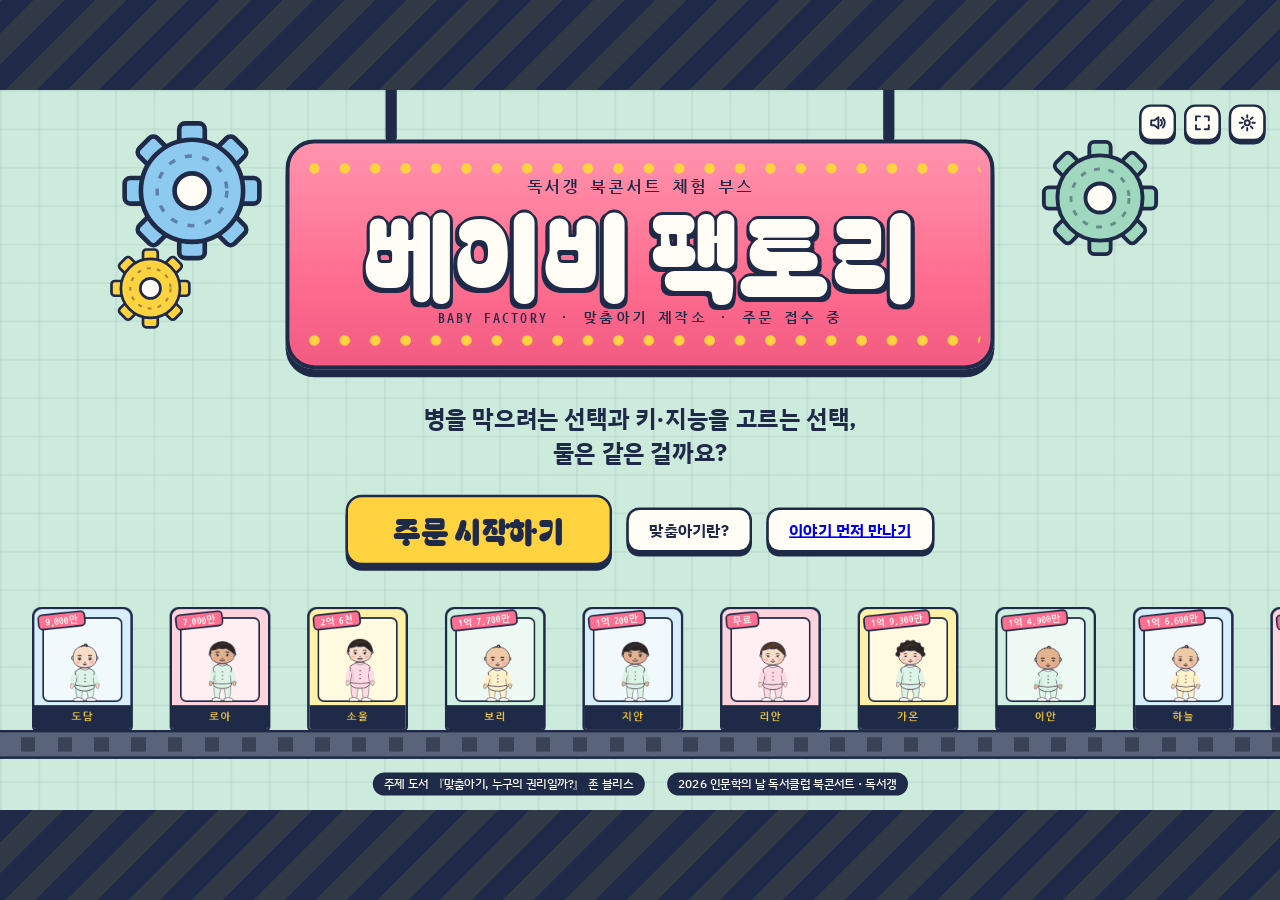
<file: index.html>
<!doctype html>
<html lang="ko">
<head>
<meta charset="utf-8">
<meta name="viewport" content="width=device-width, initial-scale=1, viewport-fit=cover">
<title>베이비 팩토리</title>
<meta name="description" content="독서갱 북콘서트 체험 부스 · 맞춤아기 시뮬레이터">
<meta name="theme-color" content="#1E2A47">
<link rel="icon" href="data:image/svg+xml,%3Csvg xmlns='http://www.w3.org/2000/svg' viewBox='0 0 64 64'%3E%3Crect width='64' height='64' rx='14' fill='%23FFD23F'/%3E%3Ccircle cx='32' cy='34' r='18' fill='%23F8DDC8' stroke='%231E2A47' stroke-width='4'/%3E%3Ccircle cx='25' cy='35' r='3' fill='%231E2A47'/%3E%3Ccircle cx='39' cy='35' r='3' fill='%231E2A47'/%3E%3Cpath d='M27 43q5 4 10 0' stroke='%231E2A47' stroke-width='3' fill='none' stroke-linecap='round'/%3E%3C/svg%3E">
<link rel="preconnect" href="https://fonts.googleapis.com">
<link rel="preconnect" href="https://fonts.gstatic.com" crossorigin>
<link rel="stylesheet" href="https://fonts.googleapis.com/css2?family=Bagel+Fat+One&family=IBM+Plex+Sans+KR:wght@400;500;700&family=Nanum+Gothic+Coding:wght@400;700&display=swap">
<link rel="stylesheet" href="style.css?v=20261015-illustrated">
<link rel="stylesheet" href="illustrated.css?v=20261015-illustrated"></head>
<body>

<div id="viewport">
  <div id="stage">

    <div class="util-bar">
      <button class="util" id="btn-sound" title="효과음 켜기/끄기" aria-label="효과음"><svg viewBox="0 0 24 24"><path d="M4 9h4l5-4v14l-5-4H4z"/><path class="wave" d="M16 8.5a5 5 0 0 1 0 7M18.5 6a8.5 8.5 0 0 1 0 12"/></svg></button>
      <button class="util" id="btn-full" title="전체 화면" aria-label="전체 화면"><svg viewBox="0 0 24 24"><path d="M4 9V4h5M15 4h5v5M20 15v5h-5M9 20H4v-5"/></svg></button>
      <button class="util" id="btn-settings" title="운영자 설정" aria-label="운영자 설정"><svg viewBox="0 0 24 24"><circle cx="12" cy="12" r="3.2"/><path d="M12 2.5v3M12 18.5v3M21.5 12h-3M5.5 12h-3M18.7 5.3l-2.1 2.1M7.4 16.6l-2.1 2.1M18.7 18.7l-2.1-2.1M7.4 7.4 5.3 5.3"/></svg></button>
    </div>

    <!-- ============ 0. 타이틀 ============ -->
    <section class="screen is-on" id="s-title">
      <svg class="gear g1" viewBox="-62 -62 124 124" aria-hidden="true"><g fill="#8EC9F0" stroke="#1E2A47" stroke-width="4" stroke-linejoin="round"><rect x="-11" y="-58" width="22" height="116" rx="5" transform="rotate(0)"/><rect x="-11" y="-58" width="22" height="116" rx="5" transform="rotate(45)"/><rect x="-11" y="-58" width="22" height="116" rx="5" transform="rotate(90)"/><rect x="-11" y="-58" width="22" height="116" rx="5" transform="rotate(135)"/><circle r="44"/></g><circle r="15" fill="#FFFDF5" stroke="#1E2A47" stroke-width="4"/><circle r="30" fill="none" stroke="#1E2A47" stroke-width="3" stroke-dasharray="6 9" opacity=".45"/></svg>
      <svg class="gear g2" viewBox="-62 -62 124 124" aria-hidden="true"><g fill="#FFD23F" stroke="#1E2A47" stroke-width="4" stroke-linejoin="round"><rect x="-11" y="-58" width="22" height="116" rx="5" transform="rotate(0)"/><rect x="-11" y="-58" width="22" height="116" rx="5" transform="rotate(45)"/><rect x="-11" y="-58" width="22" height="116" rx="5" transform="rotate(90)"/><rect x="-11" y="-58" width="22" height="116" rx="5" transform="rotate(135)"/><circle r="44"/></g><circle r="15" fill="#FFFDF5" stroke="#1E2A47" stroke-width="4"/><circle r="30" fill="none" stroke="#1E2A47" stroke-width="3" stroke-dasharray="6 9" opacity=".45"/></svg>
      <svg class="gear g3" viewBox="-62 -62 124 124" aria-hidden="true"><g fill="#9FD8BE" stroke="#1E2A47" stroke-width="4" stroke-linejoin="round"><rect x="-11" y="-58" width="22" height="116" rx="5" transform="rotate(0)"/><rect x="-11" y="-58" width="22" height="116" rx="5" transform="rotate(45)"/><rect x="-11" y="-58" width="22" height="116" rx="5" transform="rotate(90)"/><rect x="-11" y="-58" width="22" height="116" rx="5" transform="rotate(135)"/><circle r="44"/></g><circle r="15" fill="#FFFDF5" stroke="#1E2A47" stroke-width="4"/><circle r="30" fill="none" stroke="#1E2A47" stroke-width="3" stroke-dasharray="6 9" opacity=".45"/></svg>
      <div class="sign">
        <div class="sign-bulbs" aria-hidden="true"></div>
        <p class="sign-eyebrow">독서갱 북콘서트 체험 부스</p>
        <h1 class="logo">베이비 팩토리</h1>
        <p class="sign-sub">BABY FACTORY · 맞춤아기 제작소 · 주문 접수 중</p>
      </div>
      <p class="title-q">병을 막으려는 선택과 키·지능을 고르는 선택,<br>둘은 같은 걸까요?</p>
      <div class="title-actions">
        <button class="btn btn-big" id="btn-start">주문 시작하기</button>
        <button class="btn btn-ghost" id="btn-explain">맞춤아기란?</button><a class="btn btn-ghost" href="preview.html">이야기 먼저 만나기</a>
      </div>
      <div class="conveyor" aria-hidden="true">
        <div class="belt-items" id="belt"></div>
        <div class="belt"><i></i></div>
      </div>
      <footer class="title-foot">
        <span>주제 도서 『맞춤아기, 누구의 권리일까?』 존 블리스</span>
        <span>2026 인문학의 날 독서클럽 북콘서트 · 독서갱</span>
      </footer>
    </section>

    <!-- ============ 1. 예산 ============ -->
    <section class="screen" id="s-budget">
      <header class="scr-head">
        <span class="step">STEP 1 · 예산</span>
        <h2>오늘 당신의 전 재산은?</h2>
        <p>룰렛에서 나온 금액을 입력하세요. 이 돈이 아기를 설계할 수 있는 전부예요.</p>
      </header>
      <div class="budget-wrap">
        <div class="atm panel">
          <div class="atm-screen">
            <span class="atm-label">보유 자산</span>
            <output id="budget-out">0원</output>
          </div>
          <label class="atm-input" for="budget-in">
            <input id="budget-in" type="text" inputmode="numeric" autocomplete="off" maxlength="9" placeholder="금액 입력">
            <span>만원</span>
          </label>
          <p class="atm-hint">룰렛 칸을 눌러도 돼요</p>
          <div class="presets" id="presets"></div>
          <button class="btn btn-ghost btn-sm" id="btn-roulette">화면에서 룰렛 돌리기</button>
        </div>
        <aside class="budget-side">
          <div class="rules panel">
            <h3>설계 규칙</h3>
            <ol>
              <li><b>5분</b> 안에 아기의 특성을 골라요. 시간이 끝나면 그때까지 고른 대로 태어나요.</li>
              <li>고를 때마다 값을 치러요. 돈이 모자라면 고를 수 없어요.</li>
              <li>"자연에 맡기기"는 무료예요. 결과는 태어나야 알 수 있어요.</li>
              <li>다 고르면 아기가 태어나 노인이 될 때까지의 삶을 보여 드려요.</li>
            </ol>
          </div>
          <p class="disclaimer" id="disclaimer-budget"></p>
          <button class="btn btn-big" id="btn-budget-ok" disabled>이 돈으로 설계 시작</button>
        </aside>
      </div>
    </section>

    <!-- ============ 2. 유전자 검사 ============ -->
    <section class="screen" id="s-scan">
      <header class="scr-head">
        <span class="step">STEP 2 · 검사</span>
        <h2>부모 유전자 검사</h2>
        <p>아기에게 물려질 수 있는 유전질환·장애를 검사하고 있어요.</p>
      </header>
      <div class="scan-wrap">
        <div class="dna panel"><svg id="dna" viewBox="0 0 260 520" aria-hidden="true"></svg><div class="scanline"></div></div>
        <ol class="scan-list" id="scan-list"></ol>
      </div>
      <div class="scan-foot">
        <p id="scan-sum"></p>
        <button class="btn btn-big" id="btn-scan-ok" hidden>설계 시작 · 타이머 5:00</button>
      </div>
    </section>

    <!-- ============ 3. 설계 (5분) ============ -->
    <section class="screen" id="s-design">
      <header class="d-head">
        <div class="d-brand">
          <button class="home-btn" data-home title="처음으로">베이비 팩토리</button>
          <span id="d-order">주문 No.0001</span>
        </div>
        <div class="timer" id="timer" role="timer" aria-live="off">
          <span class="timer-label">남은 설계 시간</span>
          <span class="timer-digits" id="timer-digits">5:00</span>
          <div class="timer-bar"><i id="timer-fill"></i></div>
        </div>
        <div class="wallet">
          <span class="wallet-label">남은 돈</span>
          <strong id="wallet-left">0원</strong>
          <span class="wallet-sub" id="wallet-sub"></span>
        </div>
      </header>
      <div class="d-body">
        <div class="d-left">
          <nav class="tabs" id="tabs" role="tablist"></nav>
          <div class="trait-list" id="trait-list"></div>
        </div>
        <div class="d-right">
          <div class="incubator panel" id="incubator">
            <div class="inc-head">
              <span class="inc-title">인큐베이터 미리보기</span>
              <span class="inc-sub">예상 모습 · 성별은 태어날 때 정해져요</span>
              <button class="inc-zoom" id="btn-zoom">얼굴 크게</button>
            </div>
            <div class="inc-glass">
              <div class="bubbles" aria-hidden="true"><i></i><i></i><i></i><i></i><i></i><i></i></div>
              <svg id="preview" preserveAspectRatio="xMidYMax meet"></svg>
            </div>
            <div class="age-tabs" id="age-tabs"></div>
          </div>
          <div class="order panel">
            <div class="ethic-note" id="ethic-note" hidden><b id="ethic-tag"></b><p id="ethic-text"></p></div>
            <div class="order-head"><span>주문서</span><small id="order-count">0개</small></div>
            <ul class="order-list" id="order-list"></ul>
            <div class="order-total"><span>합계</span><strong id="order-total">0원</strong></div>
            <button class="btn btn-big btn-pink" id="btn-checkout">결제하고 출산하기</button>
          </div>
        </div>
      </div>
    </section>

    <!-- ============ 4. 탄생 ============ -->
    <section class="screen" id="s-birth">
      <div class="birth-lights" aria-hidden="true"></div>
      <div class="pod-wrap">
        <div class="pod" id="pod">
          <div class="pod-cap"></div>
          <div class="pod-body">
            <svg id="pod-baby" viewBox="-40 -66 80 72" aria-hidden="true"></svg>
            <div class="pod-door l"></div><div class="pod-door r"></div>
          </div>
          <div class="pod-base"><span id="pod-label">EDITING</span></div>
        </div>
        <div class="pod-status" id="pod-status">결제 완료</div>
        <div class="pod-steps" id="pod-steps"></div>
      </div>
      <div class="reveal panel" id="reveal" hidden>
        <p class="reveal-eyebrow">출생 신고서</p>
        <h2 id="reveal-title"></h2>
        <ul class="reveal-list" id="reveal-list"></ul>
        <button class="btn btn-big" id="btn-life">인생 재생 ▶</button>
      </div>
    </section>

    <!-- ============ 5. 성장 ============ -->
    <section class="screen" id="s-life">
      <svg id="life-svg" aria-hidden="true"></svg>
      <div class="life-hud panel">
        <div class="life-name" id="life-name"></div>
        <div class="life-age"><span id="life-age">0</span><small>세</small></div>
        <div class="life-meta"><span class="chip" id="life-stage">신생아</span><span id="life-year">2026년</span></div>
      </div>
      <div class="life-log" id="life-log" aria-live="polite"></div>
      <div class="life-bar"><div class="life-track" id="life-track"><i id="life-fill"></i><b id="life-dot"></b></div></div>
      <div class="life-ctrl">
        <button id="btn-pause">일시정지</button>
        <button id="btn-speed">2배속</button>
        <button id="btn-skip">끝으로 건너뛰기</button>
      </div>
    </section>

    <!-- ============ 6. 결과 ============ -->
    <section class="screen" id="s-result">
      <div class="res-left">
        <header class="res-head">
          <span class="step">인생 요약</span>
          <h2 id="res-title"></h2>
        </header>
        <div class="film" id="film"></div>
        <div class="res-stats" id="res-stats"></div>
        <div class="res-money panel" id="res-money"></div>
      </div>
      <div class="res-right panel">
        <p class="qr-eyebrow">결과 QR · 찍어 가세요</p>
        <div class="qr-box" id="qr-box"></div>
        <div class="qr-url"><code id="qr-url"></code><button class="btn btn-sm" id="btn-copy">주소 복사</button></div>
        <p class="qr-warn" id="qr-warn" hidden></p>
        <div class="qr-actions">
          <button class="btn btn-sm btn-ghost" id="btn-print">라벨 인쇄</button>
          <button class="btn btn-sm btn-ghost" id="btn-qr-png">라벨 이미지</button>
          <button class="btn btn-sm btn-ghost" id="btn-card-png">결과 카드</button>
        </div>
        <div class="res-q">
          <b>나가기 전에 찬반 스티커 투표!</b>
          <p id="res-vote"></p>
        </div>
        <button class="btn btn-big" id="btn-next">다음 참가자</button>
      </div>
    </section>

    <!-- ============ 모달 ============ -->
    <div class="modal" id="m-checkout" hidden>
      <div class="modal-card checkout panel">
        <div class="receipt" id="receipt"></div>
        <div class="checkout-side">
          <h3>출생 신고서</h3>
          <label class="field" for="baby-name">아기 이름
            <span class="name-row"><input id="baby-name" type="text" maxlength="6" autocomplete="off"><button class="btn btn-sm btn-ghost" id="btn-rename" type="button">다른 이름</button></span>
          </label>
          <p class="checkout-note" id="checkout-note"></p>
          <div class="checkout-btns">
            <button class="btn btn-ghost" id="btn-back">더 고르기</button>
            <button class="btn btn-big btn-pink" id="btn-pay">결제 · 출산</button>
          </div>
        </div>
      </div>
    </div>

    <div class="modal" id="m-explain" hidden>
      <div class="modal-card explain panel">
        <div class="ex-slides" id="ex-slides">
          <article class="ex-slide is-on">
            <span class="step">1 / 3</span>
            <h3>맞춤아기란?</h3>
            <p>유전자 기술로 태어날 아기의 유전질환을 막거나, 부모가 원하는 외모·몸·능력을 고른 아기예요.</p>
            <p>유전자 가위(CRISPR)가 발전하면서 배아의 DNA를 직접 고치는 일이 기술적으로 가능해졌어요.</p>
          </article>
          <article class="ex-slide">
            <span class="step">2 / 3</span>
            <h3>2018년, 실제로 일어난 일</h3>
            <p>중국의 과학자 허젠쿠이가 HIV에 걸리지 않도록 CCR5 유전자를 편집한 쌍둥이를 탄생시켰어요.</p>
            <p>전 세계 과학자들이 비판했고, 그는 징역 3년을 선고받았어요. 우리나라 생명윤리법도 배아·태아의 유전자 치료를 금지해요.</p>
          </article>
          <article class="ex-slide">
            <span class="step">3 / 3</span>
            <h3>오늘의 질문</h3>
            <p class="ex-q" id="ex-q"></p>
            <p>병을 막는 선택과 키·지능을 고르는 선택은 같은 걸까요? 직접 아기를 설계하며 생각해 보세요.</p>
          </article>
        </div>
        <div class="ex-nav">
          <button class="btn btn-ghost btn-sm" id="ex-prev">이전</button>
          <button class="btn btn-sm" id="ex-next">다음</button>
        </div>
      </div>
    </div>

    <div class="modal" id="m-roulette" hidden>
      <div class="modal-card roulette panel">
        <h3>예산 룰렛</h3>
        <div class="wheel-wrap"><canvas id="wheel" width="560" height="560"></canvas><div class="wheel-pin"></div></div>
        <p class="wheel-result" id="wheel-result">버튼을 눌러 돌려 주세요</p>
        <div class="checkout-btns">
          <button class="btn btn-ghost" id="btn-wheel-close">닫기</button>
          <button class="btn btn-big" id="btn-spin">돌리기</button>
        </div>
      </div>
    </div>

    <div class="modal" id="m-confirm" hidden>
      <div class="modal-card confirm panel">
        <h3 id="confirm-title">처음으로 돌아갈까요?</h3>
        <p id="confirm-text">지금까지 고른 내용은 사라져요.</p>
        <div class="checkout-btns">
          <button class="btn btn-ghost" id="btn-confirm-no">계속하기</button>
          <button class="btn btn-pink" id="btn-confirm-yes">처음으로</button>
        </div>
      </div>
    </div>

    <div class="modal" id="m-settings" hidden>
      <div class="modal-card settings panel">
        <h3>운영자 설정</h3>
        <div class="set-grid">
          <label class="field" for="set-presets">룰렛 칸 금액 <small>만원 단위, 쉼표로 구분</small>
            <input id="set-presets" type="text" autocomplete="off">
          </label>
          <label class="field" for="set-timer">설계 시간 <small>초 · 기본 300초(5분)</small>
            <input id="set-timer" type="number" min="30" max="1800" step="10">
          </label>
          <label class="field wide" for="set-base">결과 페이지 주소 <small>QR에 들어갈 주소. 휴대폰에서 열리는 https 주소여야 해요</small>
            <input id="set-base" type="url" autocomplete="off" placeholder="예: https://아이디.github.io/baby-factory/">
            <span class="set-hint" id="set-base-hint"></span>
          </label>
          <label class="field" for="set-label">라벨 크기
            <select id="set-label">
              <option value="50x30">50 × 30 mm</option>
              <option value="40x30">40 × 30 mm</option>
              <option value="50x50">50 × 50 mm</option>
              <option value="40x40">40 × 40 mm</option>
              <option value="30x20">30 × 20 mm</option>
            </select>
          </label>
          <div class="field">기타
            <label class="check" for="set-guarantee"><input id="set-guarantee" type="checkbox"> 토론용: 최소 1개 발견 (최대 2개)</label>
            <label class="check" for="set-sound"><input id="set-sound" type="checkbox"> 효과음</label>
          </div>
          <div class="field wide">오늘 기록 <small id="set-count"></small>
            <button class="btn btn-sm btn-ghost" id="btn-reset-count" type="button">주문 번호 1번부터 다시</button>
          </div>
        </div>
        <div class="checkout-btns">
          <button class="btn btn-ghost" id="btn-set-cancel">취소</button>
          <button class="btn" id="btn-set-save">저장</button>
        </div>
      </div>
    </div>

    <div class="timeup" id="o-timeup" hidden><span>시간 종료!</span><small>지금까지 고른 대로 태어나요</small></div>
    <div class="toast" id="toast" hidden></div>
  </div>
</div>

<!-- ============ 휴대폰 결과 페이지 (QR) ============ -->
<div id="viewer" hidden></div>

<!-- 라벨 인쇄용 -->
<div id="print-area" aria-hidden="true"></div>
<style id="page-style"></style>

<script src="util.js?v=20261015-illustrated"></script>
<script src="data.js?v=20261015-illustrated"></script>
<script src="qr.js?v=20261015-illustrated"></script>
<script src="story.js?v=20261015-illustrated"></script>
<script src="world.js?v=20261015-illustrated"></script>
<script src="sim.js?v=20261015-illustrated"></script>
<script src="person.js?v=20261015-illustrated"></script>
<script src="stage.js?v=20261015-illustrated"></script>
<script src="sound.js?v=20261015-illustrated"></script>
<script src="card.js?v=20261015-illustrated"></script>
<script src="viewer.js?v=20261015-illustrated"></script>
<script src="app.js?v=20261015-illustrated"></script>
</body>
</html>
</file>
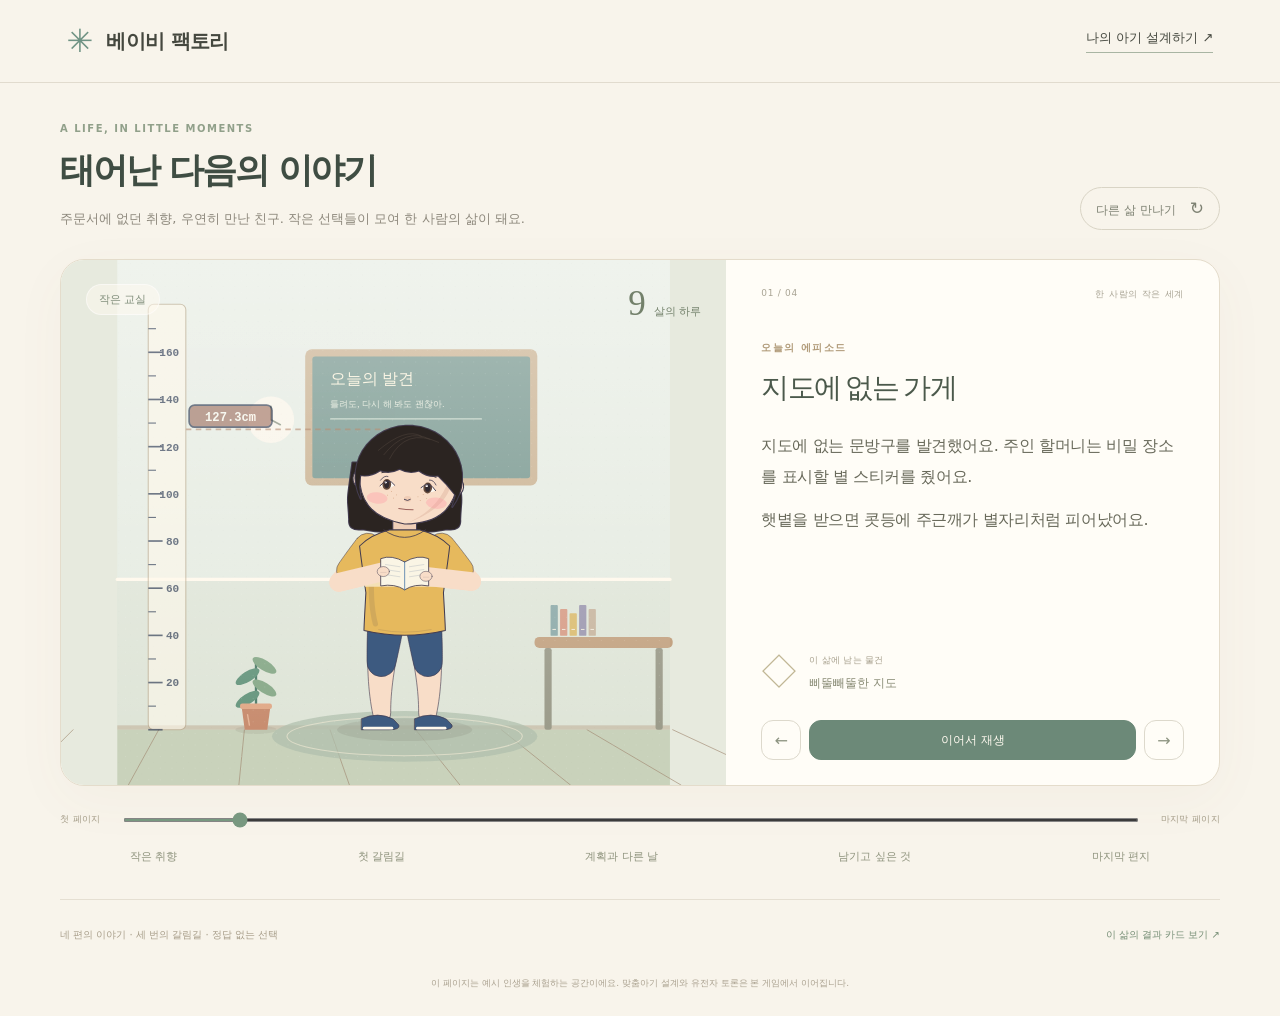
<file: preview.html>
<!doctype html>
<html lang="ko"><head><meta charset="utf-8"><meta name="viewport" content="width=device-width,initial-scale=1">
<title>태어난 다음의 이야기 · 베이비 팩토리</title>
<link rel="stylesheet" href="illustrated.css?v=20261015-illustrated">
<link rel="stylesheet" href="preview.css?v=20261015-illustrated">
</head><body>
<header class="p-top"><a href="index.html" class="p-brand"><span aria-hidden="true">✳</span> 베이비 팩토리</a><a href="index.html">나의 아기 설계하기 <span aria-hidden="true">↗</span></a></header>
<main class="p-wrap">
  <div class="p-intro"><div><p class="p-kicker">A LIFE, IN LITTLE MOMENTS</p><h1>태어난 다음의 이야기</h1><p>주문서에 없던 취향, 우연히 만난 친구.<br class="mobile-break"> 작은 선택들이 모여 한 사람의 삶이 돼요.</p></div><button type="button" id="new-life">다른 삶 만나기 <span aria-hidden="true">↻</span></button></div>
  <section class="p-book" aria-label="인생 이야기">
    <div class="p-scene"><svg id="scene" role="img" aria-label="주인공의 성장 장면"></svg><span class="p-location" id="location">작은 교실</span><div class="p-age"><b id="age">9</b><span>살의 하루</span></div></div>
    <div class="p-page"><div class="p-page-top"><span id="chapter-count">01 / 04</span><span>한 사람의 작은 세계</span></div><p class="p-kicker" id="arc-tag">오늘의 에피소드</p><h2 id="arc-title"></h2><div id="caption" class="p-caption" aria-live="polite"></div><div id="choice"></div><div class="p-keepsake"><span aria-hidden="true">◇</span><div><small>이 삶에 남는 물건</small><b id="keepsake"></b></div></div><div class="p-navigation"><button type="button" id="prev" aria-label="이전 장면">←</button><button type="button" id="play">이어서 재생</button><button type="button" id="next" aria-label="다음 장면">→</button></div></div>
  </section>
  <div class="p-timeline"><span>첫 페이지</span><input id="age-range" type="range" min="0" max="90" value="9" step=".1" aria-label="이야기 나이"><span>마지막 페이지</span></div>
  <nav class="p-bookmarks" aria-label="이야기 책갈피"><button data-age="4">작은 취향</button><button data-age="15.8">첫 갈림길</button><button data-age="38.5">계획과 다른 날</button><button data-age="60.2">남기고 싶은 것</button><button data-age="end">마지막 편지</button></nav>
  <footer class="p-bottom"><p>네 편의 이야기 · 세 번의 갈림길 · 정답 없는 선택</p><a id="replay-link" href="index.html">이 삶의 결과 카드 보기 ↗</a></footer>
  <p class="p-note">이 페이지는 예시 인생을 체험하는 공간이에요. 맞춤아기 설계와 유전자 토론은 본 게임에서 이어집니다.</p>
</main>
<script src="util.js"></script><script src="data.js"></script><script src="story.js"></script><script src="world.js"></script><script src="sim.js"></script><script src="person.js"></script><script src="stage.js"></script><script src="preview.js"></script>
</body></html>
</file>
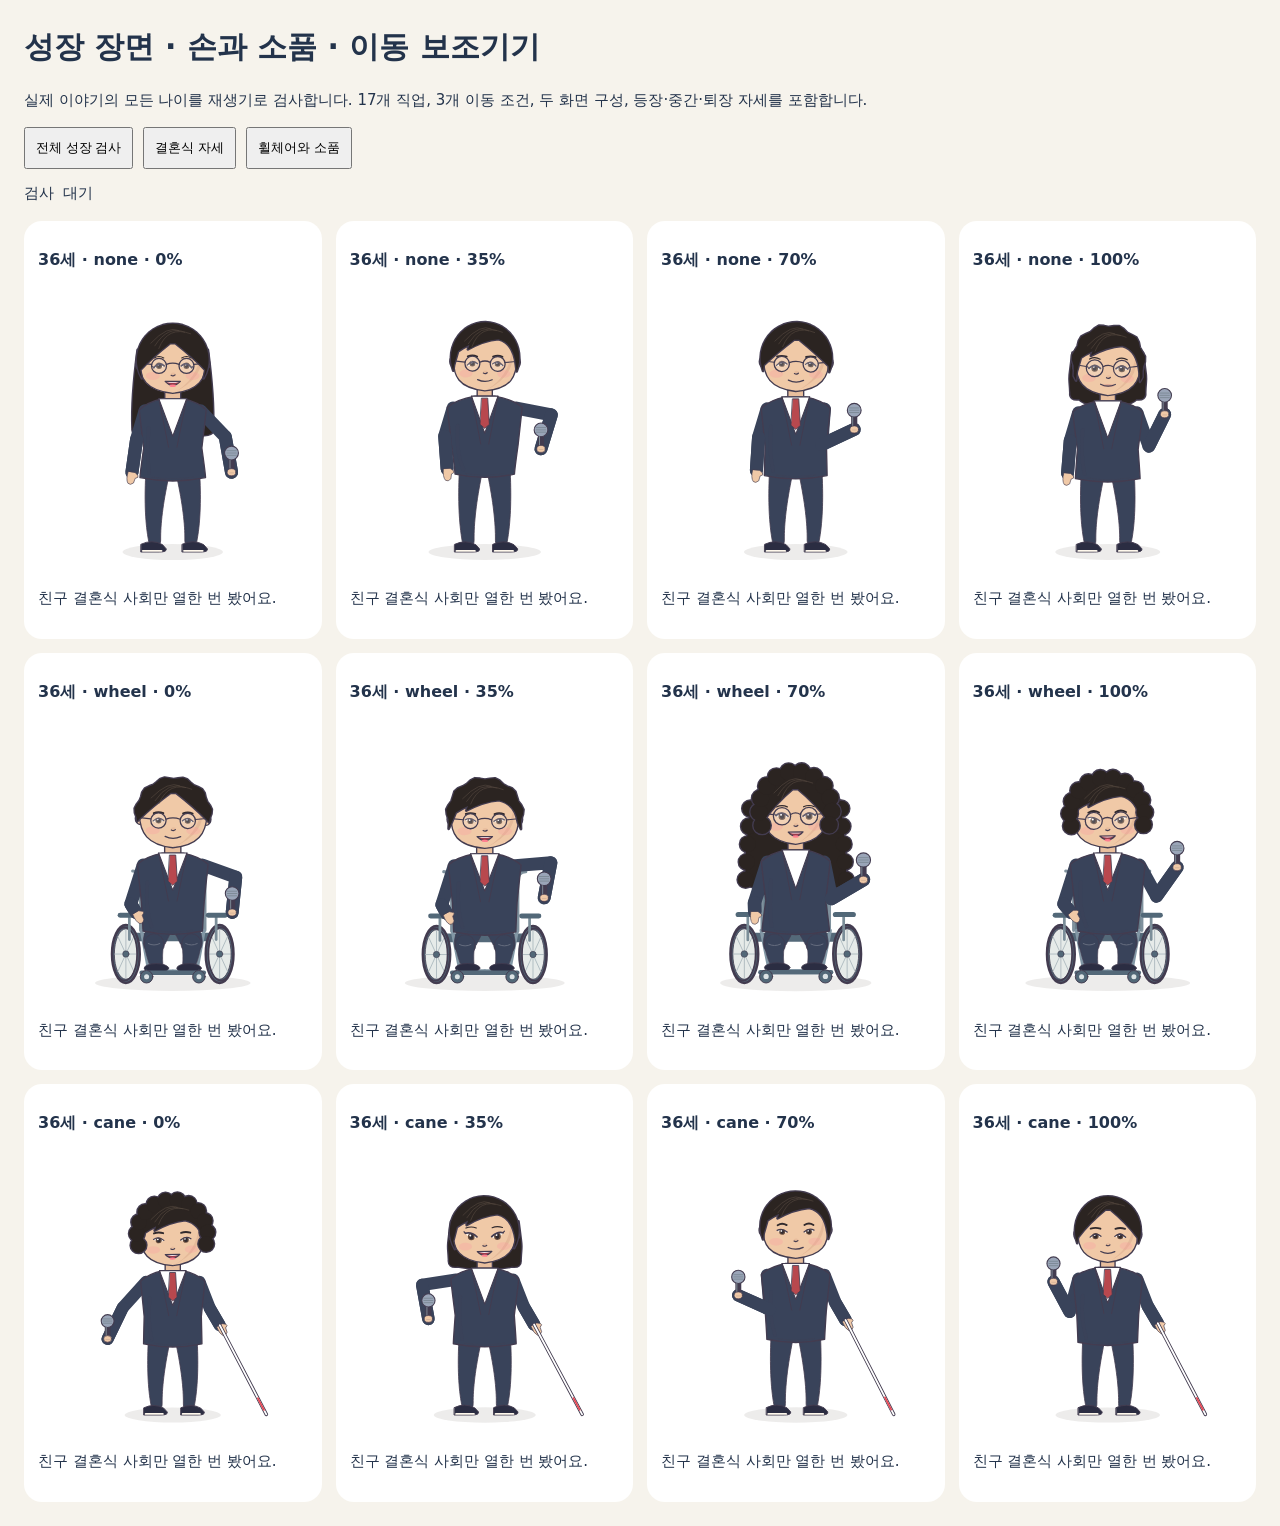
<file: tests/lifetime.html>
<!doctype html><html lang="ko"><meta charset="utf-8">
<meta name="viewport" content="width=device-width,initial-scale=1">
<title>전체 성장 장면 검사</title>
<style>body{margin:24px;font:15px/1.5 system-ui;color:#23334b;background:#f6f3ec}button,select{padding:10px;margin-right:10px}#gallery{display:grid;grid-template-columns:repeat(4,1fr);gap:14px}article{background:white;border-radius:18px;padding:14px}article svg{width:100%;height:280px}h2{font-size:16px}pre{white-space:pre-wrap}#probe svg{width:360px;height:414px}#probe{position:absolute;left:-2000px}#report{max-height:250px;overflow:auto}</style>
<h1>성장 장면 · 손과 소품 · 이동 보조기기</h1>
<p>실제 이야기의 모든 나이를 재생기로 검사합니다. 17개 직업, 3개 이동 조건, 두 화면 구성, 등장·중간·퇴장 자세를 포함합니다.</p>
<button id="check">전체 성장 검사</button><button id="wedding">결혼식 자세</button><button id="support">휠체어와 소품</button>
<pre id="report">검사 대기</pre><div id="gallery"></div><div id="probe"><svg></svg></div>
<script src="../util.js"></script><script src="../data.js"></script><script src="../story.js"></script><script src="../world.js"></script><script src="../sim.js"></script><script src="../person.js"></script><script src="../stage.js"></script><script src="lifetime.js"></script></html>
</file>
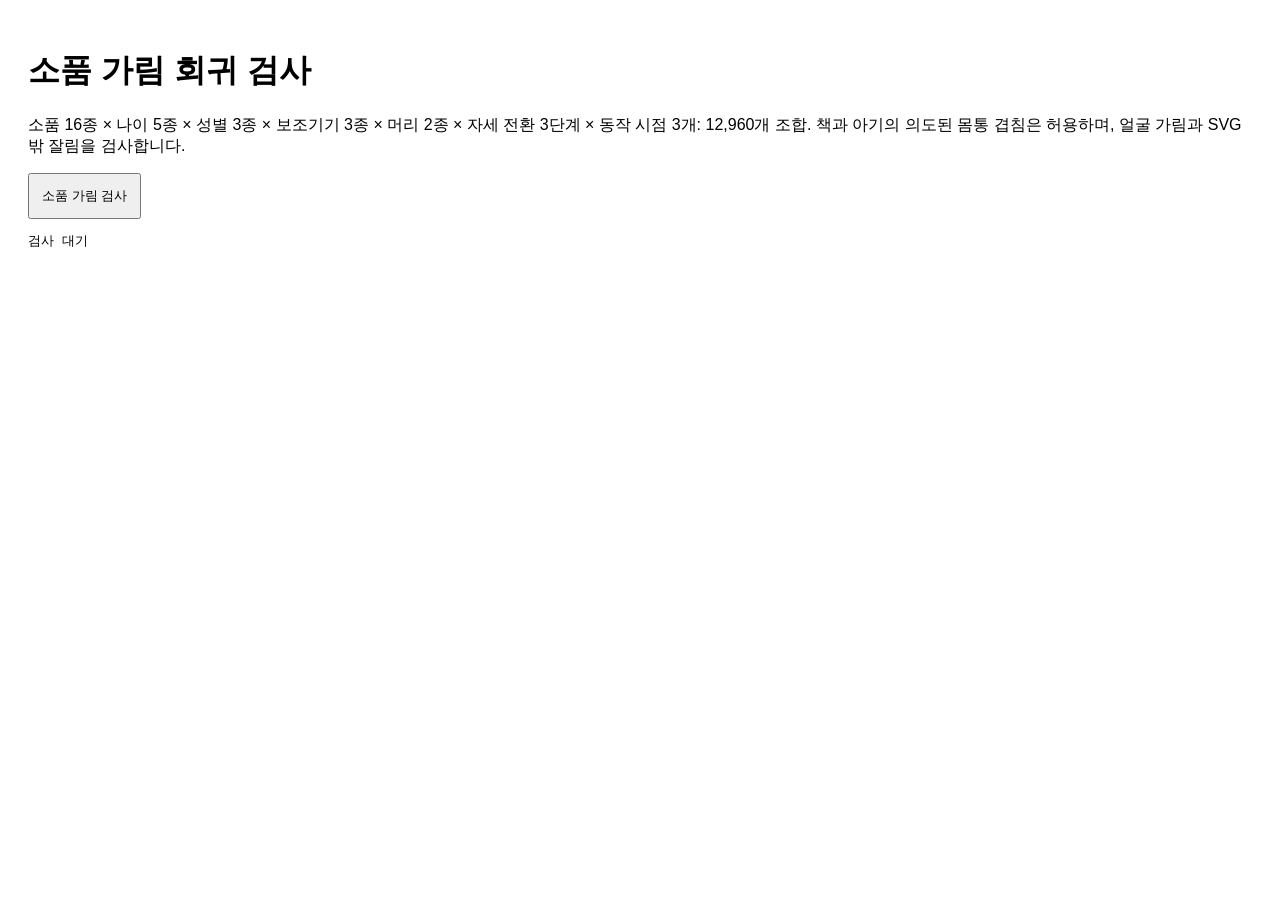
<file: tests/occlusion.html>
<!doctype html>
<html lang="ko">
<meta charset="utf-8">
<meta name="viewport" content="width=device-width, initial-scale=1">
<title>소품 가림 회귀 검사</title>
<style>body{font-family:sans-serif;padding:20px}#probe{width:180px;height:250px}pre{white-space:pre-wrap}button{padding:12px}</style>
<h1>소품 가림 회귀 검사</h1>
<p>소품 16종 × 나이 5종 × 성별 3종 × 보조기기 3종 × 머리 2종 × 자세 전환 3단계 × 동작 시점 3개: 12,960개 조합. 책과 아기의 의도된 몸통 겹침은 허용하며, 얼굴 가림과 SVG 밖 잘림을 검사합니다.</p>
<button id="check">소품 가림 검사</button>
<pre id="report">검사 대기</pre>
<div id="probe"></div>
<script src="../util.js"></script><script src="../data.js"></script><script src="../story.js"></script><script src="../world.js"></script><script src="../sim.js"></script><script src="../person.js"></script>
<script>const base={...BF.sim.build({seed:37,sel:BF.sim.emptySel(),edits:BF.sim.emptyEdits(),guarantee:false,name:'지안',budget:50000}).o,hairloss:false,myopia:false};</script>
<script src="occlusion.js"></script>
</html>
</file>
<file: style.css>
/* 베이비 팩토리
   레이아웃: 1600×900 장난감 공장 조작판(컨베이어 · 인큐베이터 · 영수증 프린터)을 창 크기에 맞게 확대/축소 */
:root {
  --ink: #1E2A47;        /* 윤곽선·글자: 짙은 남색 */
  --ink-2: #47557A;
  --mint: #CDEBDD;       /* 신생아실 바닥 */
  --mint-2: #9FD8BE;
  --mint-3: #4FB58E;
  --sky: #8EC9F0;        /* 기계 패널 */
  --sky-2: #D9EEFB;
  --pink: #FF6F91;       /* 가격표 */
  --pink-2: #FFD3DE;
  --yellow: #FFD23F;     /* 경고·타이머 */
  --yellow-2: #FFF1A8;
  --red: #EF4B3C;
  --paper: #FFFDF5;      /* 영수증 종이 */
  --steel: #DCE3EC;
  --font-display: 'Bagel Fat One', 'Black Han Sans', 'Malgun Gothic', system-ui, sans-serif;
  --font-ui: 'IBM Plex Sans KR', 'Malgun Gothic', 'Apple SD Gothic Neo', system-ui, sans-serif;
  --font-mono: 'Nanum Gothic Coding', 'D2Coding', ui-monospace, Consolas, monospace;
  --b: 3px solid var(--ink);
  --shadow: 0 6px 0 var(--ink);
  color-scheme: light;
}

* { box-sizing: border-box; }
html, body { height: 100%; margin: 0; }
body {
  background: var(--ink);
  color: var(--ink);
  font-family: var(--font-ui);
  -webkit-font-smoothing: antialiased;
  overflow: hidden;
}
button, input, select { font: inherit; color: inherit; }
button { cursor: pointer; }
[hidden] { display: none !important; }
:focus-visible { outline: 4px solid var(--pink); outline-offset: 3px; }

#viewport {
  position: fixed; inset: 0;
  background:
    repeating-linear-gradient(-45deg, rgba(255, 210, 63, .09) 0 22px, transparent 22px 44px),
    var(--ink);
}
#stage {
  position: absolute; left: 50%; top: 50%;
  width: 1600px; height: 900px;
  transform: translate(-50%, -50%);
  transform-origin: center center;
  overflow: hidden;
  background-color: var(--mint);
  background-image:
    linear-gradient(rgba(30, 42, 71, .06) 2px, transparent 2px),
    linear-gradient(90deg, rgba(30, 42, 71, .06) 2px, transparent 2px);
  background-size: 48px 48px;
  user-select: none;
}

/* ---------------- 공통 부품 ---------------- */
.panel {
  background: var(--paper);
  border: var(--b);
  border-radius: 22px;
  box-shadow: var(--shadow);
}
.btn {
  --bg: var(--yellow);
  display: inline-flex; align-items: center; justify-content: center; gap: 10px;
  min-height: 56px; padding: 0 26px;
  background: var(--bg);
  border: var(--b); border-radius: 16px;
  box-shadow: 0 5px 0 var(--ink);
  font-weight: 700; font-size: 20px; letter-spacing: -.01em;
  transition: transform .08s, box-shadow .08s, filter .15s;
}
.btn:hover { filter: brightness(1.04); transform: translateY(-1px); box-shadow: 0 6px 0 var(--ink); }
.btn:active { transform: translateY(4px); box-shadow: 0 1px 0 var(--ink); }
.btn:disabled { cursor: not-allowed; filter: grayscale(.8) opacity(.55); transform: none; box-shadow: 0 5px 0 var(--ink); }
.btn-big { min-height: 76px; padding: 0 40px; font-family: var(--font-display); font-weight: 400; font-size: 32px; border-radius: 20px; box-shadow: 0 7px 0 var(--ink); }
.btn-big:active { transform: translateY(6px); box-shadow: 0 1px 0 var(--ink); }
.btn-pink { --bg: var(--pink); color: var(--paper); text-shadow: 0 2px 0 rgba(30, 42, 71, .35); }
.btn-ghost { --bg: var(--paper); }
.btn-sm { min-height: 44px; padding: 0 18px; font-size: 17px; border-radius: 12px; box-shadow: 0 4px 0 var(--ink); }
.step {
  display: inline-block; padding: 6px 14px 5px;
  background: var(--ink); color: var(--yellow);
  border-radius: 999px;
  font-family: var(--font-mono); font-weight: 700; font-size: 16px; letter-spacing: .06em;
}
.chip { display: inline-block; padding: 4px 12px; border: 2px solid var(--ink); border-radius: 999px; background: var(--paper); font-weight: 700; font-size: 15px; }
.disclaimer { font-size: 14px; line-height: 1.55; color: var(--ink-2); margin: 0; }

/* 운영 버튼 */
.util-bar { position: absolute; top: 18px; right: 18px; z-index: 40; display: flex; gap: 10px; }
.util {
  width: 46px; height: 46px; display: grid; place-items: center;
  background: var(--paper); border: var(--b); border-radius: 14px; box-shadow: 0 4px 0 var(--ink);
  padding: 0;
}
.util svg { width: 24px; height: 24px; fill: none; stroke: var(--ink); stroke-width: 2.4; stroke-linecap: round; stroke-linejoin: round; }
.util:active { transform: translateY(3px); box-shadow: 0 1px 0 var(--ink); }
.util.is-off .wave { opacity: .15; }
body.is-busy .util-bar { opacity: .35; }
body.is-busy .util-bar:hover { opacity: 1; }

/* ---------------- 화면 전환 ---------------- */
.screen { position: absolute; inset: 0; opacity: 0; visibility: hidden; transition: opacity .35s, visibility 0s .35s; }
.screen.is-on { opacity: 1; visibility: visible; transition: opacity .35s; }
.scr-head { position: absolute; left: 80px; top: 54px; right: 300px; }
.scr-head h2 { font-family: var(--font-display); font-weight: 400; font-size: 64px; line-height: 1.05; margin: 16px 0 10px; letter-spacing: -.01em; }
.scr-head p { font-size: 22px; margin: 0; color: var(--ink-2); }

/* ---------------- 0. 타이틀 ---------------- */
#s-title { display: flex; flex-direction: column; align-items: center; }
.sign {
  position: relative; margin-top: 62px; padding: 34px 90px 50px;
  background: var(--pink);
  border: 5px solid var(--ink); border-radius: 36px;
  box-shadow: 0 10px 0 var(--ink);
  text-align: center; color: var(--paper);
}
.sign::before, .sign::after {
  content: ''; position: absolute; top: -70px; width: 14px; height: 66px; background: var(--ink); border-radius: 4px;
}
.sign::before { left: 120px; } .sign::after { right: 120px; }
.sign-bulbs { position: absolute; inset: 12px; border-radius: 26px; pointer-events: none;
  background:
    radial-gradient(circle, var(--yellow) 0 6px, transparent 7px) 0 0 / 38px 38px repeat-x,
    radial-gradient(circle, var(--yellow) 0 6px, transparent 7px) 0 100% / 38px 38px repeat-x;
  animation: bulbs 1.2s steps(2) infinite;
}
@keyframes bulbs { 50% { background-position: 19px 0, 19px 100%; } }
.sign-eyebrow { margin: 10px 0 0; font-family: var(--font-mono); font-weight: 700; font-size: 20px; letter-spacing: .12em; color: var(--ink); }
.logo {
  margin: 4px 0 6px; font-family: var(--font-display); font-weight: 400; font-size: 132px; line-height: 1.02; letter-spacing: -.02em;
  text-shadow: 0 6px 0 var(--ink), 4px 0 0 var(--ink), -4px 0 0 var(--ink), 0 -4px 0 var(--ink), 4px 6px 0 var(--ink), -4px 6px 0 var(--ink);
}
.sign-sub { margin: 0; font-family: var(--font-mono); font-weight: 700; font-size: 18px; letter-spacing: .14em; color: var(--ink); }
.title-q { margin: 40px 0 0; text-align: center; font-size: 30px; font-weight: 700; line-height: 1.45; text-wrap: balance; }
.title-actions { display: flex; gap: 18px; margin-top: 30px; align-items: center; }
.title-actions .btn-big { font-size: 40px; min-height: 88px; padding: 0 56px; }
.conveyor { position: absolute; left: 0; right: 0; bottom: 64px; height: 190px; }
.belt-items { position: absolute; left: 0; bottom: 34px; height: 156px; display: flex; gap: 46px; padding-left: 40px; animation: belt 38s linear infinite; will-change: transform; }
@keyframes belt { from { transform: translateX(-50%); } to { transform: translateX(0); } }
.belt { position: absolute; left: -20px; right: -20px; bottom: 0; height: 36px; background: #59647A; border-top: var(--b); border-bottom: var(--b); overflow: hidden; }
.belt i { position: absolute; inset: 6px 0; background: repeating-linear-gradient(90deg, #3A4256 0 18px, transparent 18px 46px); animation: rollers 1.4s linear infinite; }
@keyframes rollers { to { transform: translateX(46px); } }
.box {
  flex: none; position: relative; width: 126px; height: 156px;
  background: var(--sky-2); border: var(--b); border-radius: 12px 12px 6px 6px;
  overflow: hidden;
}
.box::before { content: ''; position: absolute; left: 10px; right: 10px; top: 10px; bottom: 34px; border: 2.5px solid var(--ink); border-radius: 8px; background: rgba(255, 255, 255, .65); }
.box svg { position: absolute; left: 14px; right: 14px; top: 12px; width: 98px; height: 108px; }
.box .box-label { position: absolute; left: 0; right: 0; bottom: 0; height: 30px; background: var(--ink); color: var(--yellow); font: 700 13px/30px var(--font-mono); text-align: center; letter-spacing: .04em; white-space: nowrap; overflow: hidden; }
.box .tag { position: absolute; left: 4px; top: 4px; z-index: 1; padding: 2px 7px; background: var(--pink); color: var(--paper); border: 2px solid var(--ink); border-radius: 6px; font: 700 12px var(--font-mono); transform: rotate(-6deg); }
.title-foot { position: absolute; bottom: 18px; left: 0; right: 0; display: flex; justify-content: center; gap: 28px; font-size: 15px; font-weight: 500; color: var(--paper); }
.title-foot span { background: var(--ink); padding: 4px 14px; border-radius: 999px; }

/* ---------------- 1. 예산 ---------------- */
.budget-wrap { position: absolute; left: 80px; right: 80px; top: 280px; bottom: 60px; display: grid; grid-template-columns: 820px 1fr; gap: 40px; }
.atm { padding: 28px; display: flex; flex-direction: column; gap: 18px; background: var(--sky); }
.atm-screen {
  background: #16213B; border: var(--b); border-radius: 16px; padding: 18px 26px 16px;
  box-shadow: inset 0 0 0 4px #2B3A61;
  display: flex; flex-direction: column; gap: 4px;
}
.atm-label { font: 700 16px var(--font-mono); letter-spacing: .14em; color: var(--mint-2); }
#budget-out { font-family: var(--font-display); font-size: 74px; line-height: 1.1; color: var(--yellow); text-shadow: 0 0 18px rgba(255, 210, 63, .45); white-space: nowrap; overflow: hidden; text-overflow: ellipsis; font-variant-numeric: tabular-nums; }
.atm-input { display: flex; align-items: center; gap: 12px; background: var(--paper); border: var(--b); border-radius: 14px; padding: 0 20px; height: 70px; }
.atm-input input { flex: 1; min-width: 0; border: 0; background: transparent; font: 700 36px var(--font-mono); outline: none; letter-spacing: .02em; }
.atm-input span { font-weight: 700; font-size: 24px; }
.atm-hint { margin: 0; font-weight: 700; font-size: 16px; }
.presets { display: grid; grid-template-columns: repeat(4, 1fr); gap: 12px; }
.preset {
  height: 58px; background: var(--paper); border: var(--b); border-radius: 12px; box-shadow: 0 4px 0 var(--ink);
  font: 700 21px var(--font-mono); letter-spacing: -.02em;
}
.preset:active { transform: translateY(3px); box-shadow: 0 1px 0 var(--ink); }
.preset.is-on { background: var(--yellow); }
.atm .btn-ghost { align-self: flex-start; }
.budget-side { display: flex; flex-direction: column; gap: 22px; }
.rules { padding: 24px 28px; }
.rules h3 { margin: 0 0 10px; font-family: var(--font-display); font-weight: 400; font-size: 30px; }
.rules ol { margin: 0; padding-left: 24px; display: grid; gap: 8px; font-size: 18px; line-height: 1.5; }
.budget-side .btn-big { margin-top: auto; }

/* ---------------- 2. 유전자 검사 ---------------- */
.scan-wrap { position: absolute; left: 80px; right: 80px; top: 270px; bottom: 150px; display: grid; grid-template-columns: 300px 1fr; gap: 40px; }
.dna { position: relative; overflow: hidden; background: #16213B; display: grid; place-items: center; }
#dna { width: 240px; height: 100%; }
.scanline { position: absolute; left: 0; right: 0; height: 6px; background: var(--mint-2); box-shadow: 0 0 22px 8px rgba(159, 216, 190, .6); animation: scan 1.6s ease-in-out infinite alternate; }
@keyframes scan { from { top: 6%; } to { top: 92%; } }
.scan-list { list-style: none; margin: 0; padding: 0; display: grid; grid-template-columns: 1fr 1fr; gap: 12px 18px; align-content: start; }
.scan-row {
  display: grid; grid-template-columns: 1fr auto; align-items: center; gap: 12px;
  padding: 12px 18px; background: var(--paper); border: var(--b); border-radius: 14px;
  opacity: .35; transition: opacity .2s, transform .2s;
}
.scan-row.is-done { opacity: 1; }
.scan-row.is-active { opacity: 1; transform: scale(1.02); background: var(--sky-2); }
.scan-row b { display: block; font-size: 19px; }
.scan-row small { font: 700 13px var(--font-mono); color: var(--ink-2); letter-spacing: .04em; }
.scan-badge { min-width: 88px; text-align: center; padding: 6px 10px; border: 2.5px solid var(--ink); border-radius: 10px; font-weight: 700; font-size: 16px; background: var(--steel); }
.scan-row.is-ok .scan-badge { background: var(--mint-2); }
.scan-row.is-found { background: var(--pink-2); }
.scan-row.is-found .scan-badge { background: var(--red); color: var(--paper); transform: rotate(-4deg); animation: stamp .35s cubic-bezier(.2, 1.6, .5, 1); }
@keyframes stamp { from { transform: scale(2.2) rotate(-12deg); opacity: 0; } to { transform: scale(1) rotate(-4deg); opacity: 1; } }
.scan-foot { position: absolute; left: 80px; right: 80px; bottom: 44px; display: flex; align-items: center; justify-content: space-between; gap: 30px; }
#scan-sum { margin: 0; font-size: 26px; font-weight: 700; line-height: 1.4; }
#scan-sum em { font-style: normal; color: var(--red); }

/* ---------------- 3. 설계 ---------------- */
.d-head { position: absolute; left: 24px; right: 24px; top: 16px; height: 104px; display: grid; grid-template-columns: 1fr 420px 1fr; align-items: center; gap: 24px; }
.d-brand { display: flex; flex-direction: column; gap: 6px; align-items: flex-start; }
.home-btn { border: 0; background: none; padding: 0; font-family: var(--font-display); font-size: 36px; color: var(--pink); text-shadow: 2px 2px 0 var(--ink), -2px 2px 0 var(--ink), 2px -2px 0 var(--ink), -2px -2px 0 var(--ink), 0 4px 0 var(--ink); }
#d-order { font: 700 16px var(--font-mono); background: var(--ink); color: var(--paper); padding: 4px 12px; border-radius: 8px; letter-spacing: .05em; }
.timer {
  position: relative; height: 100px; padding: 10px 24px 0;
  background: #16213B; border: 4px solid var(--ink); border-radius: 20px; box-shadow: 0 6px 0 var(--ink), inset 0 0 0 4px #2B3A61;
  display: flex; flex-direction: column; align-items: center; color: var(--yellow);
}
.timer::before, .timer::after { content: ''; position: absolute; top: 50%; width: 12px; height: 12px; margin-top: -6px; border-radius: 50%; background: var(--steel); border: 2px solid var(--ink); }
.timer::before { left: 10px; } .timer::after { right: 10px; }
.timer-label { font: 700 13px var(--font-mono); letter-spacing: .2em; color: var(--mint-2); }
.timer-digits { font-family: var(--font-display); font-size: 54px; line-height: 1; font-variant-numeric: tabular-nums; text-shadow: 0 0 16px rgba(255, 210, 63, .5); }
.timer-bar { position: absolute; left: 22px; right: 22px; bottom: 9px; height: 8px; background: #2B3A61; border-radius: 4px; overflow: hidden; }
.timer-bar i { display: block; height: 100%; width: 100%; background: var(--yellow); transform-origin: left; }
.timer.is-warn { color: #FF9E7A; }
.timer.is-warn .timer-bar i { background: #FF9E7A; }
.timer.is-danger { animation: danger .5s steps(2) infinite; }
.timer.is-danger .timer-digits { color: var(--paper); }
@keyframes danger { 50% { background: var(--red); } }
.timer.is-paused .timer-digits::after { content: ' 일시정지'; font-size: 18px; vertical-align: middle; font-family: var(--font-ui); font-weight: 700; }
.wallet { justify-self: end; text-align: right; display: flex; flex-direction: column; align-items: flex-end; padding-right: 190px; }
.wallet-label { font: 700 15px var(--font-mono); letter-spacing: .14em; }
.wallet strong { font-family: var(--font-display); font-weight: 400; font-size: 46px; line-height: 1.1; white-space: nowrap; font-variant-numeric: tabular-nums; }
.wallet strong.is-low { color: var(--red); }
.wallet strong.bump { animation: bump .35s; }
@keyframes bump { 30% { transform: scale(1.12) translateY(-3px); } }
.wallet-sub { font-size: 15px; font-weight: 500; color: var(--ink-2); }

.d-body { position: absolute; left: 24px; right: 24px; top: 134px; bottom: 22px; display: grid; grid-template-columns: 948px 1fr; gap: 22px; }
.d-left { display: flex; flex-direction: column; min-height: 0; }
.tabs { display: flex; gap: 10px; padding-left: 10px; position: relative; z-index: 2; }
.tab {
  position: relative; display: flex; align-items: center; gap: 10px;
  height: 62px; padding: 0 22px 6px; margin-bottom: -3px;
  background: var(--steel); border: var(--b); border-bottom: 0; border-radius: 18px 18px 0 0;
  font-weight: 700; font-size: 21px;
}
.tab svg { width: 28px; height: 28px; fill: none; stroke: var(--ink); stroke-width: 2.4; stroke-linecap: round; stroke-linejoin: round; }
.tab.is-on { background: var(--paper); height: 68px; margin-top: -6px; }
.tab .cnt { min-width: 28px; height: 28px; padding: 0 8px; border-radius: 14px; background: var(--ink); color: var(--paper); font: 700 15px/28px var(--font-mono); text-align: center; }
.tab .alert { position: absolute; top: -12px; right: -10px; min-width: 32px; height: 32px; border-radius: 16px; background: var(--red); color: var(--paper); border: 2.5px solid var(--ink); font: 700 16px/27px var(--font-mono); text-align: center; animation: pulse 1.2s infinite; }
@keyframes pulse { 50% { transform: scale(1.15); } }
.trait-list {
  flex: 1; min-height: 0; overflow-y: auto;
  background: var(--paper); border: var(--b); border-radius: 0 22px 22px 22px; box-shadow: var(--shadow);
  padding: 20px; display: grid; grid-template-columns: 1fr 1fr; gap: 16px; align-content: start;
  scrollbar-width: thick; scrollbar-color: var(--ink) var(--steel);
}
.trait-list::-webkit-scrollbar { width: 16px; }
.trait-list::-webkit-scrollbar-track { background: var(--steel); border-radius: 8px; }
.trait-list::-webkit-scrollbar-thumb { background: var(--ink); border-radius: 8px; border: 3px solid var(--steel); }
.sec-title { grid-column: 1 / -1; display: flex; align-items: baseline; gap: 12px; margin: 4px 0 -4px; }
.sec-title h4 { margin: 0; font-family: var(--font-display); font-weight: 400; font-size: 26px; }
.sec-title small { font-size: 15px; color: var(--ink-2); font-weight: 500; }
.trait { position: relative; padding: 16px 16px 14px; border: 2.5px solid var(--ink); border-radius: 16px; background: #FFFFFF; display: flex; flex-direction: column; gap: 10px; }
.trait.is-bought { background: var(--yellow-2); }
.trait-top { display: flex; align-items: center; gap: 10px; padding-right: 96px; }
.trait-top h5 { margin: 0; font-size: 22px; font-weight: 700; letter-spacing: -.02em; }
.gene { font: 700 13px var(--font-mono); padding: 2px 8px; border-radius: 6px; background: var(--sky-2); border: 1.5px solid var(--ink); white-space: nowrap; }
.stamp {
  position: absolute; top: 10px; right: 12px; padding: 3px 8px 2px; border: 2.5px solid currentColor; border-radius: 8px;
  font-weight: 700; font-size: 13px; line-height: 1.2; text-align: center; transform: rotate(5deg); background: rgba(255, 255, 255, .7);
}
.stamp small { display: block; font-size: 10px; font-weight: 500; }
.stamp.real { color: #1F8A63; } .stamp.partial { color: #C77800; } .stamp.hard { color: var(--red); }
.trait-note { margin: 0; font-size: 14.5px; line-height: 1.45; color: var(--ink-2); }
.opts { display: grid; grid-template-columns: 1fr 1fr; gap: 8px; }
.opt {
  position: relative; display: flex; flex-direction: column; align-items: flex-start; gap: 2px;
  min-height: 58px; padding: 7px 12px; text-align: left;
  background: #F2F6FA; border: 2.5px solid var(--ink); border-radius: 12px; box-shadow: 0 3px 0 var(--ink);
  transition: transform .06s, box-shadow .06s;
}
.opt:hover { background: var(--sky-2); }
.opt:active { transform: translateY(2px); box-shadow: 0 1px 0 var(--ink); }
.opt b { font-size: 17px; line-height: 1.2; }
.opt .price { font: 700 15px var(--font-mono); color: var(--pink); }
.opt .sub { font-size: 12.5px; color: var(--ink-2); font-weight: 500; }
.opt.is-on { background: var(--ink); color: var(--paper); box-shadow: 0 3px 0 var(--pink); }
.opt.is-on .price { color: var(--yellow); }
.opt.is-on .sub { color: var(--steel); }
.opt.is-on::after { content: ''; position: absolute; right: 10px; top: 10px; width: 20px; height: 20px; border-radius: 50%; background: var(--yellow) url("data:image/svg+xml,%3Csvg xmlns='http://www.w3.org/2000/svg' viewBox='0 0 20 20'%3E%3Cpath d='M5 10.5l3.2 3L15 6.5' stroke='%231E2A47' stroke-width='2.6' fill='none' stroke-linecap='round' stroke-linejoin='round'/%3E%3C/svg%3E") center/100% no-repeat; }
.opt.is-nat.is-on { background: var(--mint-2); color: var(--ink); box-shadow: 0 3px 0 var(--ink); }
.opt.is-nat.is-on .price { color: var(--ink); }
.opt.is-nat.is-on .sub { color: var(--ink-2); }
.opt.is-poor { background: repeating-linear-gradient(-45deg, #F2F2F2 0 8px, #E4E4E4 8px 16px); color: #8A90A0; cursor: not-allowed; }
.opt.is-poor .price { color: #8A90A0; }
.opt.shake { animation: shake .35s; }
@keyframes shake { 20%, 60% { transform: translateX(-6px); } 40%, 80% { transform: translateX(6px); } }
.opts.single { grid-template-columns: 1fr 1fr; }

/* 유전자 검사 결과 카드 */
.disorder { grid-column: 1 / -1; display: grid; grid-template-columns: 1fr 300px; gap: 18px; padding: 18px 20px; background: var(--pink-2); border: 2.5px solid var(--ink); border-radius: 16px; position: relative; }
.disorder.is-edit { background: var(--sky-2); }
.disorder h5 { margin: 0 0 4px; font-size: 24px; }
.disorder .kind { font-weight: 700; font-size: 14px; padding: 2px 10px; border-radius: 999px; background: var(--paper); border: 2px solid var(--ink); margin-left: 8px; vertical-align: 3px; }
.disorder p { margin: 6px 0 0; font-size: 15px; line-height: 1.5; }
.disorder .real { font: 700 13px var(--font-mono); color: var(--ink-2); }
.edit-btn {
  align-self: center; display: flex; flex-direction: column; align-items: center; gap: 4px;
  padding: 14px 10px; background: var(--paper); border: var(--b); border-radius: 16px; box-shadow: 0 5px 0 var(--ink);
}
.edit-btn b { font-size: 20px; }
.edit-btn .price { font: 700 18px var(--font-mono); color: var(--pink); }
.edit-btn small { font-weight: 500; font-size: 14px; }
.edit-btn:active { transform: translateY(4px); box-shadow: 0 1px 0 var(--ink); }
.edit-btn.is-on { background: var(--ink); color: var(--paper); }
.edit-btn.is-on .price { color: var(--yellow); }
.edit-btn.is-poor { background: repeating-linear-gradient(-45deg, #F2F2F2 0 8px, #E4E4E4 8px 16px); color: #8A90A0; cursor: not-allowed; }
.clean-list { grid-column: 1 / -1; margin: 0; padding: 12px 16px; border: 2px dashed var(--ink-2); border-radius: 14px; font-size: 15px; color: var(--ink-2); line-height: 1.6; }

/* 미리보기 */
.d-right { display: grid; grid-template-rows: 1fr 300px; gap: 22px; min-height: 0; }
.incubator { position: relative; overflow: hidden; background: var(--sky); padding: 14px 16px 12px; display: flex; flex-direction: column; gap: 10px; min-height: 0; }
.inc-head { display: flex; align-items: baseline; gap: 10px; }
.inc-title { font-weight: 700; font-size: 19px; }
.inc-sub { font-size: 13px; font-weight: 500; color: var(--ink); opacity: .75; }
.inc-zoom { margin-left: auto; height: 34px; padding: 0 12px; border: 2.5px solid var(--ink); border-radius: 10px; background: var(--paper); font-weight: 700; font-size: 14px; box-shadow: 0 3px 0 var(--ink); }
.inc-zoom.is-on { background: var(--yellow); }
.inc-glass {
  position: relative; flex: 1; min-height: 0; border: var(--b); border-radius: 120px 120px 18px 18px; overflow: hidden;
  background: linear-gradient(180deg, #E9F8FF 0%, #CBEAF7 70%, #B8DDEE 100%);
}
.inc-glass::after { content: ''; position: absolute; left: 34px; top: 40px; width: 18px; bottom: 60px; border-radius: 9px; background: rgba(255, 255, 255, .7); }
.inc-glass::before { content: ''; position: absolute; left: 0; right: 0; bottom: 0; height: 26px; background: repeating-linear-gradient(-45deg, var(--yellow) 0 14px, var(--ink) 14px 28px); border-top: var(--b); z-index: 1; }
#preview { position: absolute; inset: 0 0 26px 0; width: 100%; height: calc(100% - 26px); }
.bubbles i { position: absolute; bottom: -20px; width: 14px; height: 14px; border-radius: 50%; border: 2px solid rgba(30, 42, 71, .35); background: rgba(255, 255, 255, .6); animation: bubble 5s linear infinite; }
.bubbles i:nth-child(1) { left: 12%; animation-delay: 0s; } .bubbles i:nth-child(2) { left: 26%; animation-delay: 1.4s; width: 9px; height: 9px; }
.bubbles i:nth-child(3) { left: 72%; animation-delay: .7s; } .bubbles i:nth-child(4) { left: 84%; animation-delay: 2.5s; width: 10px; height: 10px; }
.bubbles i:nth-child(5) { left: 60%; animation-delay: 3.3s; width: 8px; height: 8px; } .bubbles i:nth-child(6) { left: 40%; animation-delay: 4.1s; }
@keyframes bubble { to { transform: translateY(-460px); opacity: 0; } }
.age-tabs { display: grid; grid-template-columns: repeat(6, 1fr); gap: 6px; }
.age-tab { height: 40px; border: 2.5px solid var(--ink); border-radius: 10px; background: var(--paper); font-weight: 700; font-size: 15px; box-shadow: 0 3px 0 var(--ink); padding: 0; }
.age-tab.is-on { background: var(--ink); color: var(--yellow); }
.ethic-note {
  position: absolute; left: 16px; right: 16px; top: 40px; z-index: 3; cursor: pointer;
  padding: 14px 18px 12px; background: var(--yellow-2); border: 2.5px solid var(--ink); border-radius: 6px;
  box-shadow: 4px 6px 0 rgba(30, 42, 71, .3); transform: rotate(-1.2deg);
  animation: note-in .45s cubic-bezier(.2, 1.4, .5, 1);
}
.ethic-note::before { content: ''; position: absolute; top: -14px; left: 50%; width: 90px; height: 24px; margin-left: -45px; background: rgba(255, 255, 255, .65); border: 2px solid rgba(30, 42, 71, .25); transform: rotate(2deg); }
.ethic-note b { display: inline-block; font-size: 15px; background: var(--ink); color: var(--yellow); padding: 2px 10px; border-radius: 6px; }
.ethic-note p { margin: 6px 0 0; font-size: 16.5px; line-height: 1.5; font-weight: 500; }
@keyframes note-in { from { transform: translateY(40px) rotate(-6deg); opacity: 0; } }

/* 주문서 */
.order { position: relative; display: flex; flex-direction: column; padding: 16px 18px 16px; background: var(--paper); min-height: 0;
  background-image: repeating-linear-gradient(transparent 0 33px, rgba(30, 42, 71, .06) 33px 34px); }
.order-head { display: flex; justify-content: space-between; align-items: baseline; font-weight: 700; font-size: 19px; border-bottom: 2.5px dashed var(--ink); padding-bottom: 8px; }
.order-head small { font: 700 15px var(--font-mono); }
.order-list { list-style: none; margin: 0; padding: 6px 0; flex: 1; min-height: 0; overflow-y: auto; font-family: var(--font-mono); font-size: 15px; }
.order-list li { display: flex; justify-content: space-between; gap: 10px; padding: 5px 0; border-bottom: 1px dotted rgba(30, 42, 71, .3); animation: slip .3s; }
.order-list li span { overflow: hidden; text-overflow: ellipsis; white-space: nowrap; }
.order-list li.r-edit span:first-child::before { content: '편집 '; color: var(--mint-3); font-weight: 700; }
.order-list .empty { color: var(--ink-2); border: 0; font-family: var(--font-ui); }
@keyframes slip { from { transform: translateX(20px); opacity: 0; } }
.order-total { display: flex; justify-content: space-between; align-items: baseline; padding: 8px 0 12px; border-top: 2.5px dashed var(--ink); font-weight: 700; }
.order-total strong { font-family: var(--font-display); font-weight: 400; font-size: 30px; }
.order .btn-big { font-size: 28px; min-height: 68px; }

/* ---------------- 결제 모달 ---------------- */
.modal { position: absolute; inset: 0; z-index: 50; display: grid; place-items: center; background: rgba(30, 42, 71, .62); animation: fade .2s; }
@keyframes fade { from { opacity: 0; } }
.modal-card { padding: 34px 38px; animation: pop .3s cubic-bezier(.2, 1.5, .5, 1); }
@keyframes pop { from { transform: scale(.9); opacity: 0; } }
.modal-card h3 { margin: 0 0 14px; font-family: var(--font-display); font-weight: 400; font-size: 40px; }
.checkout { display: grid; grid-template-columns: 430px 520px; gap: 36px; align-items: start; }
.receipt {
  position: relative; max-height: 700px; overflow: hidden; padding: 26px 26px 34px;
  background: #FFFFFF; font-family: var(--font-mono); font-size: 16px; line-height: 1.5;
  border: 2.5px solid var(--ink); border-radius: 4px 4px 0 0;
  clip-path: polygon(0 0, 100% 0, 100% calc(100% - 12px), 95% 100%, 90% calc(100% - 12px), 85% 100%, 80% calc(100% - 12px), 75% 100%, 70% calc(100% - 12px), 65% 100%, 60% calc(100% - 12px), 55% 100%, 50% calc(100% - 12px), 45% 100%, 40% calc(100% - 12px), 35% 100%, 30% calc(100% - 12px), 25% 100%, 20% calc(100% - 12px), 15% 100%, 10% calc(100% - 12px), 5% 100%, 0 calc(100% - 12px));
  animation: print 1.1s steps(14) both;
}
@keyframes print { from { clip-path: inset(0 0 100% 0); } }
.receipt h4 { margin: 0; text-align: center; font-family: var(--font-display); font-weight: 400; font-size: 28px; }
.receipt .r-sub { text-align: center; font-size: 13px; margin: 2px 0 12px; }
.receipt .r-line { display: flex; justify-content: space-between; gap: 12px; }
.receipt .r-line span:first-child { flex: 1; min-width: 0; }
.receipt .r-opt { display: block; font-size: 13px; color: var(--ink-2); }
.receipt hr { border: 0; border-top: 2px dashed var(--ink); margin: 10px 0; }
.receipt .r-total { font-weight: 700; font-size: 20px; }
.receipt .r-bar { height: 46px; margin: 14px 0 6px; background: repeating-linear-gradient(90deg, var(--ink) 0 2px, transparent 2px 4px, var(--ink) 4px 7px, transparent 7px 9px, var(--ink) 9px 10px, transparent 10px 14px); }
.receipt .r-foot { text-align: center; font-size: 12px; }
.checkout-side { display: flex; flex-direction: column; gap: 18px; padding-top: 6px; }
.field { display: flex; flex-direction: column; gap: 8px; font-weight: 700; font-size: 18px; }
.field small { font-weight: 500; font-size: 14px; color: var(--ink-2); }
.field > .btn { align-self: flex-start; }
.field input[type=text], .field input[type=number], .field input[type=url], .field select {
  height: 58px; padding: 0 16px; border: var(--b); border-radius: 12px; background: #FFFFFF; font-size: 22px; font-weight: 700; outline: none; min-width: 0;
}
.field input:focus, .field select:focus { box-shadow: 0 0 0 4px var(--pink-2); }
.name-row { display: flex; gap: 10px; align-items: center; }
.name-row input { flex: 1; font-size: 30px !important; height: 70px !important; }
.checkout-note { margin: 0; font-size: 17px; line-height: 1.55; }
.checkout-btns { display: flex; gap: 14px; justify-content: flex-end; margin-top: 8px; }
.checkout-btns .btn-big { flex: 1; }

/* 설명 · 룰렛 · 확인 · 설정 */
.explain { width: 900px; }
.ex-slide { display: none; min-height: 330px; }
.ex-slide.is-on { display: block; animation: fade .3s; }
.ex-slide h3 { margin: 16px 0 14px; font-size: 52px; }
.ex-slide p { font-size: 24px; line-height: 1.6; margin: 0 0 14px; max-width: 760px; }
.ex-q { font-weight: 700; background: var(--yellow-2); border: 2.5px solid var(--ink); border-radius: 12px; padding: 14px 18px; }
.ex-nav { display: flex; justify-content: space-between; }
.roulette { width: 700px; text-align: center; }
.wheel-wrap { position: relative; width: 500px; height: 500px; margin: 0 auto; }
.wheel-wrap canvas { width: 100%; height: 100%; display: block; }
.wheel-pin { position: absolute; top: -8px; left: 50%; width: 0; height: 0; margin-left: -22px; border-left: 22px solid transparent; border-right: 22px solid transparent; border-top: 46px solid var(--red); filter: drop-shadow(0 3px 0 var(--ink)); }
.wheel-result { font-family: var(--font-display); font-size: 34px; margin: 14px 0 8px; }
.confirm { width: 560px; }
.confirm p { font-size: 20px; margin: 0 0 10px; }
.settings { width: 980px; }
.set-grid { display: grid; grid-template-columns: 1fr 1fr; gap: 20px 26px; margin-bottom: 14px; }
.set-grid .wide { grid-column: 1 / -1; }
.set-hint { font-weight: 500; font-size: 14px; color: var(--ink-2); word-break: break-all; }
.set-hint.bad { color: var(--red); font-weight: 700; }
.check { display: flex; align-items: center; gap: 10px; font-weight: 500; font-size: 18px; }
.check input { width: 24px; height: 24px; accent-color: var(--ink); }

/* 시간 종료 */
.timeup { position: absolute; inset: 0; z-index: 60; display: flex; flex-direction: column; align-items: center; justify-content: center; gap: 16px; background: rgba(239, 75, 60, .92); color: var(--paper); animation: fade .2s; }
.timeup span { font-family: var(--font-display); font-size: 150px; text-shadow: 0 8px 0 var(--ink); animation: pop .4s cubic-bezier(.2, 1.6, .5, 1); }
.timeup small { font-size: 34px; font-weight: 700; }
.toast { position: absolute; left: 50%; bottom: 40px; transform: translateX(-50%); z-index: 70; padding: 14px 26px; background: var(--ink); color: var(--paper); border-radius: 14px; font-weight: 700; font-size: 19px; box-shadow: 0 6px 0 rgba(0, 0, 0, .25); animation: pop .25s; }

/* ---------------- 4. 탄생 ---------------- */
#s-birth { background: #16213B; }
.birth-lights { position: absolute; inset: 0; background:
  radial-gradient(ellipse 380px 600px at 50% 110%, rgba(255, 210, 63, .28), transparent 70%),
  repeating-linear-gradient(90deg, rgba(255, 255, 255, .03) 0 2px, transparent 2px 80px); }
.pod-wrap { position: absolute; left: 0; right: 0; top: 40px; display: flex; flex-direction: column; align-items: center; transition: transform .7s cubic-bezier(.6, 0, .3, 1); }
#s-birth.is-revealed .pod-wrap { transform: translateX(-360px) scale(.92); }
.pod { position: relative; width: 420px; display: flex; flex-direction: column; align-items: center; }
.pod-cap { position: relative; width: 300px; height: 60px; background: var(--steel); border: 4px solid var(--ink); border-radius: 30px 30px 8px 8px; box-shadow: inset 0 -8px 0 #B8C2D0; }
.pod-cap::before, .pod-cap::after { content: ''; position: absolute; top: 14px; width: 22px; height: 22px; border-radius: 50%; border: 3px solid var(--ink); background: var(--red); animation: lamp .8s steps(2) infinite; }
.pod-cap::before { left: 34px; } .pod-cap::after { right: 34px; animation-delay: .4s; }
@keyframes lamp { 50% { background: #5A2A2A; } }
.pod.is-open .pod-cap::before, .pod.is-open .pod-cap::after { background: var(--mint-2); animation: none; }
.pod-body { position: relative; width: 380px; height: 470px; margin-top: -6px; border: 4px solid var(--ink); border-radius: 40px; overflow: hidden; background: radial-gradient(circle at 50% 70%, #FFF6D6, #9FD3F5 75%); }
#pod-baby { position: absolute; left: 40px; right: 40px; bottom: 20px; width: 300px; height: 300px; opacity: 0; transition: opacity .4s .4s, transform .6s .4s cubic-bezier(.2, 1.5, .5, 1); transform: scale(.6); }
.pod.is-open #pod-baby { opacity: 1; transform: scale(1); }
.pod-door { position: absolute; top: 0; bottom: 0; width: 50%; background:
  repeating-linear-gradient(0deg, rgba(30, 42, 71, .08) 0 6px, transparent 6px 24px), linear-gradient(90deg, #9FB2C8, #C8D4E2); transition: transform 1s cubic-bezier(.7, 0, .3, 1); }
.pod-door.l { left: 0; border-right: 3px solid var(--ink); }
.pod-door.r { right: 0; border-left: 3px solid var(--ink); }
.pod.is-open .pod-door.l { transform: translateX(-102%); }
.pod.is-open .pod-door.r { transform: translateX(102%); }
.pod.is-busy .pod-body { animation: rumble .12s infinite; }
@keyframes rumble { 50% { transform: translateX(2px) rotate(.3deg); } }
.pod-base { width: 420px; height: 70px; margin-top: -10px; background: repeating-linear-gradient(-45deg, var(--yellow) 0 18px, var(--ink) 18px 36px); border: 4px solid var(--ink); border-radius: 12px; display: grid; place-items: center; }
.pod-base span { background: var(--ink); color: var(--mint-2); font: 700 20px var(--font-mono); padding: 4px 16px; border-radius: 6px; letter-spacing: .2em; }
.pod-status { margin-top: 26px; font-family: var(--font-display); font-size: 48px; color: var(--yellow); text-shadow: 0 4px 0 #000; }
.pod-steps { margin-top: 10px; display: flex; flex-direction: column; align-items: center; gap: 4px; min-height: 90px; color: var(--paper); font: 700 18px var(--font-mono); }
.pod-steps .ok { color: var(--mint-2); } .pod-steps .bad { color: #FF9E7A; }
.reveal { position: absolute; right: 70px; top: 70px; width: 720px; max-height: 760px; padding: 30px 34px 30px; display: flex; flex-direction: column; animation: pop .5s cubic-bezier(.2, 1.4, .5, 1); background: var(--paper); }
.reveal-eyebrow { margin: 0; font: 700 16px var(--font-mono); letter-spacing: .16em; color: var(--ink-2); }
.reveal h2 { margin: 6px 0 14px; font-family: var(--font-display); font-weight: 400; font-size: 54px; line-height: 1.1; }
.reveal-list { list-style: none; margin: 0 0 20px; padding: 0 4px 0 0; display: grid; gap: 8px; overflow-y: auto; overflow-x: hidden; min-height: 0; }
.reveal-list li { display: grid; grid-template-columns: 150px 1fr; gap: 12px; padding: 10px 14px; border: 2.5px solid var(--ink); border-radius: 12px; background: #FFFFFF; font-size: 18px; align-items: center; animation: slip .35s both; }
.reveal-list li b { font-size: 15px; font-family: var(--font-mono); }
.reveal-list li.good { background: #E4F6EC; } .reveal-list li.bad { background: #FFE5DF; } .reveal-list li.nat { background: var(--sky-2); }
.reveal-list li .src { display: inline-block; margin-left: 8px; font-size: 12px; font-weight: 700; padding: 1px 8px; border-radius: 999px; border: 1.5px solid var(--ink); background: var(--paper); vertical-align: 2px; }

/* ---------------- 5. 성장 ---------------- */
#life-svg { position: absolute; inset: 0; width: 100%; height: 100%; }
.life-hud { position: absolute; left: 28px; top: 24px; padding: 14px 22px 16px; min-width: 300px; }
.life-name { font-weight: 700; font-size: 22px; }
.life-age { font-family: var(--font-display); font-size: 104px; line-height: .95; font-variant-numeric: tabular-nums; }
.life-age small { font-size: 40px; margin-left: 6px; }
.life-meta { display: flex; gap: 10px; align-items: center; font-weight: 700; font-size: 18px; margin-top: 6px; }
.life-log { position: absolute; right: 26px; top: 82px; bottom: 100px; width: 560px; display: flex; flex-direction: column; gap: 14px; overflow: hidden; }
.card {
  flex: none; padding: 16px 18px 16px; background: var(--paper); border: var(--b); border-radius: 18px; box-shadow: 0 5px 0 var(--ink);
  transition: opacity .4s, transform .4s; animation: card-in .5s cubic-bezier(.2, 1.4, .5, 1);
}
.card + .card { opacity: .62; transform: scale(.96); transform-origin: top center; }
.card + .card + .card { opacity: .42; }
.card + .card + .card + .card { opacity: .25; }
@keyframes card-in { from { transform: translateX(80px) rotate(3deg); opacity: 0; } }
.card-head { display: flex; align-items: center; gap: 10px; margin-bottom: 6px; }
.card-age { font-family: var(--font-display); font-size: 30px; line-height: 1; }
.card p { margin: 6px 0 0; font-size: 20px; line-height: 1.5; font-weight: 500; }
.src { display: inline-block; padding: 2px 10px; border: 2px solid var(--ink); border-radius: 999px; font-weight: 700; font-size: 13px; background: var(--paper); }
.src.bought { background: var(--pink); color: var(--paper); }
.src.natural { background: var(--mint-2); }
.src.edit { background: var(--sky); }
.src.miss { background: var(--yellow); }
.card.final { background: var(--yellow-2); }
.life-bar { position: absolute; left: 260px; right: 620px; bottom: 34px; }
.life-track { position: relative; height: 18px; background: var(--paper); border: var(--b); border-radius: 9px; }
.life-track i { position: absolute; left: 0; top: 0; bottom: 0; background: var(--pink); border-radius: 6px; }
.life-track .tick { position: absolute; top: -9px; width: 4px; height: 30px; margin-left: -2px; background: var(--ink); border-radius: 2px; opacity: .35; }
.life-track b { position: absolute; top: 50%; width: 30px; height: 30px; margin: -15px 0 0 -15px; border-radius: 50%; background: var(--yellow); border: var(--b); }
.life-ctrl { position: absolute; right: 26px; bottom: 22px; display: flex; gap: 10px; }
.life-ctrl button { height: 52px; padding: 0 18px; background: var(--paper); border: var(--b); border-radius: 14px; box-shadow: 0 4px 0 var(--ink); font-weight: 700; font-size: 17px; }
.life-ctrl button:active { transform: translateY(3px); box-shadow: 0 1px 0 var(--ink); }
.life-ctrl button.is-on { background: var(--yellow); }

/* ---------------- 6. 결과 ---------------- */
.res-left { position: absolute; left: 36px; top: 30px; bottom: 30px; width: 960px; display: flex; flex-direction: column; gap: 16px; }
.res-head h2 { margin: 10px 0 0; font-family: var(--font-display); font-weight: 400; font-size: 56px; line-height: 1.05; }
.film { display: grid; grid-template-columns: repeat(6, 1fr); gap: 12px; padding: 16px 16px 14px; background: var(--ink); border-radius: 18px;
  background-image: radial-gradient(circle, var(--paper) 0 5px, transparent 6px), radial-gradient(circle, var(--paper) 0 5px, transparent 6px);
  background-size: 28px 14px; background-position: 0 2px, 0 calc(100% - 2px); background-repeat: repeat-x; }
.frame { background: var(--paper); border-radius: 8px; padding: 6px 6px 8px; text-align: center; }
.frame svg { display: block; width: 100%; height: 190px; background: var(--sky-2); border-radius: 6px; }
.frame b { display: block; margin-top: 6px; font-family: var(--font-display); font-weight: 400; font-size: 22px; }
.frame small { font-size: 13px; font-weight: 500; color: var(--ink-2); }
.res-stats { display: grid; grid-template-columns: repeat(4, 1fr); gap: 12px; }
.stat { padding: 12px 16px; background: var(--paper); border: 2.5px solid var(--ink); border-radius: 16px; min-width: 0; }
.stat span { display: block; font-size: 14px; font-weight: 700; color: var(--ink-2); }
.stat strong { display: block; font-family: var(--font-display); font-weight: 400; font-size: 32px; line-height: 1.15; white-space: nowrap; overflow: hidden; text-overflow: ellipsis; }
.stat strong.long { font-size: 23px; line-height: 1.3; white-space: normal; word-break: keep-all; }
.stat small { display: block; font-size: 13.5px; font-weight: 500; line-height: 1.35; }
.res-money { flex: 1; min-height: 0; padding: 18px 22px; display: grid; grid-template-columns: 1fr 1fr; gap: 10px 26px; align-content: start; }
.res-money h4 { grid-column: 1 / -1; margin: 0; font-size: 20px; }
.money-row { display: flex; justify-content: space-between; font-family: var(--font-mono); font-size: 17px; border-bottom: 1px dotted rgba(30, 42, 71, .35); padding: 3px 0; }
.money-row b { font-weight: 700; }
.reach { grid-column: 1 / -1; display: flex; align-items: center; gap: 16px; margin-top: 6px; padding: 12px 16px; background: var(--yellow-2); border: 2.5px solid var(--ink); border-radius: 14px; }
.reach-dots { display: flex; gap: 6px; flex: none; }
.reach-dots i { width: 22px; height: 22px; border-radius: 50%; border: 2.5px solid var(--ink); background: var(--paper); }
.reach-dots i.ok { background: var(--mint-3); }
.reach p { margin: 0; font-size: 17px; line-height: 1.45; font-weight: 500; }
.res-right { position: absolute; right: 36px; top: 84px; bottom: 30px; width: 540px; padding: 22px 28px 24px; display: flex; flex-direction: column; align-items: center; gap: 12px; }
.qr-eyebrow { margin: 0; font-family: var(--font-display); font-size: 30px; }
.qr-box { width: 300px; height: 300px; padding: 10px; background: #FFFFFF; border: var(--b); border-radius: 16px; }
.qr-box svg { width: 100%; height: 100%; display: block; }
.qr-url { width: 100%; display: flex; gap: 10px; align-items: center; }
.qr-url code { flex: 1; min-width: 0; padding: 8px 12px; background: var(--steel); border: 2px solid var(--ink); border-radius: 10px; font: 700 13px/1.4 var(--font-mono); word-break: break-all; user-select: all; max-height: 64px; overflow: hidden; }
.qr-warn { margin: 0; padding: 8px 12px; width: 100%; background: #FFE5DF; border: 2px solid var(--red); border-radius: 10px; font-size: 14px; font-weight: 700; color: #B42318; line-height: 1.45; }
.qr-actions { display: flex; gap: 10px; }
.res-q { width: 100%; padding: 12px 16px; background: var(--yellow-2); border: 2.5px solid var(--ink); border-radius: 14px; }
.res-q b { font-size: 17px; }
.res-q p { margin: 4px 0 0; font-size: 18px; font-weight: 700; line-height: 1.4; }
.res-right .btn-big { width: 100%; margin-top: auto; }

/* ---------------- 라벨 인쇄 ---------------- */
#print-area { display: none; }
@media print {
  html, body { height: auto; overflow: visible; background: #FFFFFF; }
  #viewport, #viewer { display: none !important; }
  #print-area { display: block; }
  .label { display: flex; align-items: center; gap: 1.5mm; overflow: hidden; color: #000; font-family: var(--font-ui); page-break-after: always; break-after: page; }
  .label svg { flex: none; }
  .label .l-text { min-width: 0; line-height: 1.15; }
  .label .l-title { font-weight: 700; }
}

/* ---------------- 움직임 줄이기 ---------------- */
@media (prefers-reduced-motion: reduce) {
  *, *::before, *::after { animation-duration: .01ms !important; animation-iteration-count: 1 !important; transition-duration: .01ms !important; }
}

/* ================= 휴대폰 결과 페이지 ================= */
html.is-viewer, html.is-viewer body { height: auto; }
html.is-viewer body { overflow: auto; overflow-x: hidden; background: var(--mint);
  background-image: linear-gradient(rgba(30, 42, 71, .06) 2px, transparent 2px), linear-gradient(90deg, rgba(30, 42, 71, .06) 2px, transparent 2px);
  background-size: 32px 32px; }
#viewer { padding: env(safe-area-inset-top, 0px) 16px calc(env(safe-area-inset-bottom, 0px) + 28px); }
.v-wrap { max-width: 560px; margin: 0 auto; display: flex; flex-direction: column; gap: 18px; }
.v-top { display: flex; align-items: center; justify-content: space-between; gap: 10px; padding: 14px 0 0; }
.v-logo { font-family: var(--font-display); font-size: 24px; color: var(--pink); text-shadow: 1.5px 1.5px 0 var(--ink), -1.5px 1.5px 0 var(--ink), 1.5px -1.5px 0 var(--ink), -1.5px -1.5px 0 var(--ink), 0 3px 0 var(--ink); }
.v-no { font: 700 12px var(--font-mono); background: var(--ink); color: var(--paper); padding: 4px 10px; border-radius: 8px; white-space: nowrap; }
.v-hero { display: flex; flex-direction: column; gap: 8px; }
.v-eyebrow { margin: 0; font-weight: 700; font-size: 14px; color: var(--ink-2); }
.v-hero h1 { margin: 0; font-family: var(--font-display); font-weight: 400; font-size: clamp(36px, 11vw, 54px); line-height: 1.08; text-wrap: balance; word-break: keep-all; }
.v-sub { margin: 0; font-weight: 700; font-size: 16px; }
.v-stage { position: relative; margin-top: 6px; border: var(--b); border-radius: 22px; overflow: hidden; box-shadow: var(--shadow); background: var(--paper); aspect-ratio: 1000 / 1150; max-width: 100%; }
.v-stage svg { display: block; width: 100%; height: 100%; }
.v-age { position: absolute; left: 12px; top: 10px; padding: 4px 12px 6px; background: var(--paper); border: var(--b); border-radius: 14px; font-family: var(--font-display); font-size: 40px; line-height: 1; }
.v-age small { font-size: 18px; margin-left: 3px; }
.v-ctrl { display: flex; align-items: center; gap: 12px; margin-top: 6px; }
.v-ctrl input[type=range] { flex: 1; min-width: 0; accent-color: var(--pink); height: 32px; }
.v-btn { min-height: 46px; padding: 0 16px; border: var(--b); border-radius: 14px; background: var(--paper); box-shadow: 0 4px 0 var(--ink); font-weight: 700; font-size: 16px; white-space: nowrap; }
.v-btn:active { transform: translateY(3px); box-shadow: 0 1px 0 var(--ink); }
.v-yellow { background: var(--yellow); }
.v-caption { min-height: 76px; padding: 12px 14px; background: var(--paper); border: 2.5px solid var(--ink); border-radius: 14px; font-size: 16px; line-height: 1.55; font-weight: 500; }
.v-caption b { font-family: var(--font-display); font-weight: 400; font-size: 20px; margin-right: 4px; }
.v-card { padding: 18px 18px 16px; background: var(--paper); border: var(--b); border-radius: 20px; box-shadow: 0 5px 0 var(--ink); min-width: 0; }
.v-card h2 { margin: 0 0 10px; font-family: var(--font-display); font-weight: 400; font-size: 26px; }
.v-muted { margin: 6px 0 0; font-size: 13.5px; color: var(--ink-2); line-height: 1.5; }
.v-img { margin-top: 10px; border: 2.5px solid var(--ink); border-radius: 12px; overflow: hidden; background: var(--mint); min-height: 120px; display: grid; place-items: center; }
.v-img img { display: block; width: 100%; height: auto; -webkit-touch-callout: default; user-select: auto; }
.v-loading { font-weight: 700; font-size: 15px; padding: 30px; }
.v-row { display: flex; gap: 10px; margin-top: 12px; flex-wrap: wrap; }
.v-row .v-btn { flex: 1; }
.v-receipt { font-family: var(--font-mono); background-image: repeating-linear-gradient(transparent 0 33px, rgba(30, 42, 71, .05) 33px 34px); }
.v-receipt h2 { font-family: var(--font-display); }
.v-line { display: flex; justify-content: space-between; gap: 12px; margin: 0; padding: 7px 0; border-bottom: 1px dotted rgba(30, 42, 71, .35); font-size: 15px; }
.v-line span { min-width: 0; }
.v-line small { display: block; font-size: 12.5px; color: var(--ink-2); font-family: var(--font-ui); }
.v-line b { white-space: nowrap; }
.v-total { font-size: 18px; border-top: 2px dashed var(--ink); border-bottom: 2px dashed var(--ink); margin-top: 6px; }
.v-table { display: grid; gap: 8px; }
.v-table div { display: grid; grid-template-columns: 1fr auto; grid-template-rows: auto auto; column-gap: 10px; padding: 9px 12px; border: 2px solid var(--ink); border-radius: 12px; background: #FFFFFF; }
.v-table span { font-weight: 700; font-size: 14px; color: var(--ink-2); }
.v-table b { grid-row: span 2; align-self: center; font-size: 17px; text-align: right; }
.v-table small { font-size: 12.5px; color: var(--ink-2); }
.v-life { list-style: none; margin: 0; padding: 0; display: grid; gap: 12px; }
.v-life li { display: grid; grid-template-columns: 58px 1fr; gap: 10px; align-items: start; }
.v-dot { display: block; text-align: center; padding: 4px 0; background: var(--ink); color: var(--yellow); border-radius: 10px; font-family: var(--font-display); font-size: 17px; }
.v-life p { margin: 4px 0 0; font-size: 15.5px; line-height: 1.55; }
.v-life .src { font-size: 11.5px; padding: 1px 8px; }
.v-q { background: var(--yellow-2); }
.v-q p { margin: 8px 0 0; font-size: 15.5px; line-height: 1.55; }
.v-q .v-big { font-weight: 700; font-size: 18px; }
.v-foot { padding: 4px 4px 0; font-size: 13.5px; line-height: 1.5; }
.v-foot p { margin: 0 0 4px; }
.v-error h1 { font-family: var(--font-display); font-weight: 400; font-size: 30px; margin: 0 0 8px; }

/* ================= 디자인 보강 =================
   장난감 공장의 정체성(남색 윤곽 · 경고 줄무늬 · 격자 · 깜빡이는 전구)을 지키면서
   탭별 색, 금액대별 지폐 버튼, 톱니바퀴, 부드러운 경고를 더함 */
:root {
  --c-looks: #FF6F91;  --c-looks-bg: #FFDCE6;  --c-looks-paper: #FFF6F9;
  --c-body: #3E9BD8;   --c-body-bg: #D5ECFB;   --c-body-paper: #F3FAFF;
  --c-mind: #E0A100;   --c-mind-bg: #FFEFA8;   --c-mind-paper: #FFFCEB;
  --c-health: #2FA57A; --c-health-bg: #CFF0E1; --c-health-paper: #F2FBF6;
}

/* 타이틀: 간판 광택 + 뒤에서 도는 톱니바퀴 + 알록달록한 상자 */
.sign { z-index: 1; background: linear-gradient(180deg, #FF93AE 0%, var(--pink) 58%, #F25A82 100%); }
.gear { position: absolute; z-index: 0; overflow: visible; animation: gear-turn 26s linear infinite; }
.gear.g1 { left: 150px; top: 36px; width: 180px; }
.gear.g2 { left: 136px; top: 196px; width: 104px; animation-duration: 15s; animation-direction: reverse; }
.gear.g3 { right: 150px; top: 60px; width: 150px; animation-duration: 21s; animation-direction: reverse; }
@keyframes gear-turn { to { transform: rotate(360deg); } }
.belt-items { animation-duration: 50s; }
.box:nth-child(4n+2) { background: var(--pink-2); }
.box:nth-child(4n+3) { background: var(--yellow-2); }
.box:nth-child(4n+4) { background: var(--c-health-bg); }

/* 기계 패널 모서리 리벳 */
.atm, .incubator, .dna, .res-right {
  background-image:
    radial-gradient(circle at 14px 14px, var(--steel) 0 4px, var(--ink) 4.5px 6.5px, transparent 7px),
    radial-gradient(circle at calc(100% - 14px) 14px, var(--steel) 0 4px, var(--ink) 4.5px 6.5px, transparent 7px),
    radial-gradient(circle at 14px calc(100% - 14px), var(--steel) 0 4px, var(--ink) 4.5px 6.5px, transparent 7px),
    radial-gradient(circle at calc(100% - 14px) calc(100% - 14px), var(--steel) 0 4px, var(--ink) 4.5px 6.5px, transparent 7px);
}

/* 예산: 금액이 클수록 비싼 지폐 색 (1 초록 · 2 파랑 · 3 금빛 · 4 최고액) */
.preset {
  position: relative; overflow: hidden;
  background-image: repeating-radial-gradient(circle at 16% 50%, transparent 0 7px, rgba(30, 42, 71, .07) 7px 8px);
}
.preset::after { content: '₩'; position: absolute; right: 10px; top: 50%; transform: translateY(-50%); font: 700 26px var(--font-mono); opacity: .14; }
.preset[data-tier="1"] { background-color: #D4EDCB; }
.preset[data-tier="2"] { background-color: #D3E8FA; }
.preset[data-tier="3"] { background-color: #FFE49A; }
.preset[data-tier="4"] { background-color: #FFC6D8; box-shadow: 0 4px 0 var(--ink), inset 0 0 0 3px var(--yellow); }
.preset.is-on { background-color: var(--ink); color: var(--yellow); }
.preset.is-on::after { opacity: .3; }

/* 설계: 탭마다 고유 색, 탭과 목록 종이가 이어지도록 */
.tab[data-cat="looks"], .trait-list[data-cat="looks"] { --cat: var(--c-looks); --cat-bg: var(--c-looks-bg); --cat-paper: var(--c-looks-paper); }
.tab[data-cat="body"], .trait-list[data-cat="body"] { --cat: var(--c-body); --cat-bg: var(--c-body-bg); --cat-paper: var(--c-body-paper); }
.tab[data-cat="mind"], .trait-list[data-cat="mind"] { --cat: var(--c-mind); --cat-bg: var(--c-mind-bg); --cat-paper: var(--c-mind-paper); }
.tab[data-cat="health"], .trait-list[data-cat="health"] { --cat: var(--c-health); --cat-bg: var(--c-health-bg); --cat-paper: var(--c-health-paper); }
.tab { background: var(--cat-bg, var(--steel)); }
.tab svg { stroke: var(--ink); }
.tab::before { content: ''; position: absolute; left: 14px; right: 14px; top: 7px; height: 5px; border-radius: 3px; background: var(--cat, var(--ink)); opacity: .9; }
.tab.is-on { background: var(--cat-paper, var(--paper)); }
.trait-list[data-cat] { background-color: var(--cat-paper); }
.trait-list[data-cat] .trait.is-bought { background: var(--cat-bg); }
.trait-list[data-cat] .gene { background: var(--cat-bg); }
.trait-list[data-cat] .opt.is-on:not(.is-nat) { box-shadow: 0 3px 0 var(--cat); }
.trait-list[data-cat] .opt .price { color: var(--ink); }
.trait-list[data-cat] .opt .price::before { content: ''; display: inline-block; width: 8px; height: 8px; margin-right: 5px; border-radius: 50%; background: var(--cat); vertical-align: 1px; }
.trait-list[data-cat] .opt.is-nat .price::before, .trait-list[data-cat] .opt.is-poor .price::before { display: none; }
.trait-list[data-cat] .opt.is-on .price { color: var(--yellow); }
.trait-list[data-cat] .opt.is-nat.is-on .price, .trait-list[data-cat] .opt.is-poor .price { color: inherit; }

/* 출생 신고서: 서류 테두리 + 빨간 도장 */
.reveal { box-shadow: var(--shadow), inset 0 0 0 9px var(--paper), inset 0 0 0 11px rgba(30, 42, 71, .18); }
.reveal::after {
  content: '출생 확인'; position: absolute; top: 24px; right: 30px; padding: 6px 14px 4px;
  border: 4px solid var(--red); border-radius: 12px; color: var(--red);
  font-family: var(--font-display); font-size: 28px; letter-spacing: .04em;
  transform: rotate(9deg); opacity: .82; pointer-events: none;
  animation: birth-stamp .45s .5s cubic-bezier(.2, 1.6, .5, 1) both;
}
@keyframes birth-stamp { from { transform: scale(2.2) rotate(-6deg); opacity: 0; } to { transform: scale(1) rotate(9deg); opacity: .82; } }

/* 남은 시간 10초: 번쩍임 대신 부드럽게 맥박 */
.timer.is-danger { animation: danger-soft 1s ease-in-out infinite; }
@keyframes danger-soft { 50% { background: var(--red); box-shadow: 0 6px 0 var(--ink), 0 0 0 8px rgba(239, 75, 60, .28); } }

/* 결과 요약 숫자: 탭 색과 같은 계열 */
.res-stats .stat:nth-child(1) { background: var(--c-body-bg); }
.res-stats .stat:nth-child(2) { background: var(--c-mind-bg); }
.res-stats .stat:nth-child(3) { background: var(--c-looks-bg); }
.res-stats .stat:nth-child(4) { background: var(--c-health-bg); }

/* 탄생 캡슐: 은은한 빛 + 부드럽게 등장 */
.pod.is-busy .pod-body { animation: pod-breathe 2.4s ease-in-out infinite; }
@keyframes pod-breathe { 50% { box-shadow: 0 0 34px 10px rgba(255, 210, 63, .45); } }
#pod-baby { transition: opacity .7s .3s, transform 1s .3s cubic-bezier(.22, .65, .3, 1); transform: translateY(14px) scale(.94); }
.pod.is-open #pod-baby { transform: translateY(0) scale(1); }

/* 인생 기록 카드 등장 */
.card { animation: story-in .55s cubic-bezier(.22, .65, .3, 1); }
@keyframes story-in { from { opacity: 0; transform: translateY(16px); } }

@media (prefers-reduced-motion: reduce) {
  .gear, .belt-items, .belt i, .bubbles i, .pod.is-busy .pod-body, .pod-cap::before, .pod-cap::after, .sign-bulbs, .timer.is-danger { animation: none !important; }
  .timer.is-danger { background: var(--red); }
  #pod-baby { transition: none; }
}
</file>
<file: illustrated.css>
/* Illustration edition: quiet frames let the face and story do the work. */
#s-life .life-hud{background:#fffaf0e8;border:2px solid #cabb9f;box-shadow:0 8px 28px #6d543914;border-radius:25px;color:#514735}
#s-life .card{background:#fffaf1f5;border:1.5px solid #d1c3ac;box-shadow:0 6px 22px #68533e12;border-radius:22px;padding:22px 24px}
#s-life .card.final{background:#f5e5bb}
#s-life .card p{line-height:1.65;color:#4b4542}
#s-life .card+.card{opacity:.55}
#s-life .card-head{margin-bottom:9px}
.story-chapter{font:700 14px/1.5 sans-serif;letter-spacing:.06em;color:#8a7559;margin-bottom:10px}
.story-choice{display:grid;gap:10px;margin-top:18px}
.story-choice-label{font-size:16px;font-weight:700;color:#577c70}
.story-choice button{display:flex;align-items:center;gap:13px;min-height:58px;text-align:left;padding:12px 16px;border:1px solid #c0d0c4;border-radius:13px;background:#f0f5eb;color:#344b43;font-family:inherit;font-size:18px;font-weight:600;line-height:1.5;cursor:pointer;transition:background .18s,transform .18s}
.story-choice button:hover{background:#e0ecdc;transform:translateY(-2px)}
.story-choice button:focus-visible,.v-chapters button:focus-visible{outline:3px solid #527f76;outline-offset:3px}
.story-choice button span{font:600 12px monospace;opacity:.65}
.story-choice button b{margin-left:auto;font-size:21px}
.story-choice small{font-size:13px;line-height:1.6;color:#867965}
.story-selected{font-size:14px!important;padding-top:12px;color:#55796c!important;border-top:1px dashed #c7d3c2}
.v-story-title{color:#5f8175;font-weight:700;font-size:16px}
.v-story-title span{color:#948775;font-size:12px;font-weight:400}
.v-stage{border:1px solid #cbbca6!important;box-shadow:0 12px 45px #65513c12!important;border-radius:24px!important;overflow:hidden}
.v-caption{background:#fffaf1!important;border:1px solid #ddcfb8!important;border-radius:16px!important;line-height:1.8!important;color:#514a40!important}
.v-chapters{display:flex;gap:7px;overflow:auto;padding:15px 2px 8px;scrollbar-width:thin}
.v-chapters button{flex:none;padding:8px 12px;border:1px solid #d4c9b6;border-radius:20px;background:#fffcf5;color:#746853;font-size:12px;cursor:pointer}
.v-chapters button:hover{background:#ece9da}
.life-ctrl button:disabled{opacity:.6;cursor:default}
@media(prefers-reduced-motion:reduce){.story-choice button{transition:none}.story-choice button:hover{transform:none}}
</file>
<file: preview.css>
*{box-sizing:border-box}body{margin:0;background:#f8f4eb;color:#45483f;font-family:'Malgun Gothic','Apple SD Gothic Neo',system-ui,sans-serif;-webkit-font-smoothing:antialiased}button,a,input{-webkit-tap-highlight-color:transparent}button{font:inherit;cursor:pointer}a{color:inherit;text-decoration:none}button:focus-visible,a:focus-visible,input:focus-visible{outline:3px solid #60877a;outline-offset:4px}.p-top{height:83px;border-bottom:1px solid #e1dbce;display:flex;align-items:center;justify-content:space-between;padding:0 5.2%;font-size:13px}.p-brand{font-weight:800;letter-spacing:-.03em;font-size:20px}.p-brand>span{color:#6f9384;font-size:32px;vertical-align:-4px;margin-right:7px}.p-top>a:last-child{border-bottom:1px solid #a9b5a3;padding-bottom:5px}.p-wrap{max-width:1220px;padding:40px 30px 24px;margin:auto}.p-intro{display:flex;align-items:flex-end;justify-content:space-between;margin-bottom:29px;gap:20px}.p-kicker{font-size:10px;letter-spacing:.15em;color:#91a08a;font-weight:800;margin:0 0 13px}.p-intro h1{font-size:35px;letter-spacing:-.06em;font-weight:600;margin:0 0 13px;color:#3f4d43}.p-intro p:last-child{font-size:13px;color:#8d887c;line-height:1.8;margin:0}.mobile-break{display:none}.p-intro button{border:1px solid #d9d4c5;background:transparent;padding:10px 15px;border-radius:22px;color:#7e8273;font-size:12px;white-space:nowrap}.p-intro button span{margin-left:10px;font-size:17px}.p-book{display:grid;grid-template-columns:1.35fr 1fr;min-height:525px;background:#fffdf7;border:1px solid #e4dccb;border-radius:24px;overflow:hidden;box-shadow:0 14px 55px #75674c0a}.p-scene{position:relative;overflow:hidden;background:#e7eade;min-height:525px}.p-scene>svg{display:block;width:100%;height:100%;position:absolute;inset:0}.p-scene .ruler{opacity:.6}.p-location{position:absolute;left:25px;top:24px;padding:7px 12px;border:1px solid #ffffff80;border-radius:20px;background:#fffaf080;font-size:11px;color:#7e8c79}.p-age{position:absolute;right:25px;top:24px;display:flex;gap:8px;align-items:baseline;color:#73816b}.p-age b{font:400 35px Georgia,serif}.p-age span{font-size:11px}.p-page{padding:28px 35px 25px;display:flex;flex-direction:column;min-width:0}.p-page-top{display:flex;justify-content:space-between;color:#a8a393;font-size:9px;letter-spacing:.08em;padding-bottom:24px}.p-page>.p-kicker{margin-top:16px;color:#b09a78}.p-page h2{font-family:Georgia,'Malgun Gothic',serif;letter-spacing:-.06em;font-weight:500;font-size:28px;color:#4b594b;margin:0 0 22px;line-height:1.4}.p-caption{font-size:16px;line-height:1.95;letter-spacing:-.025em;min-height:110px;color:#696a5b}.p-caption p{margin:0 0 12px}.p-keepsake{display:flex;align-items:center;gap:12px;margin-top:auto;padding-top:28px;color:#8e9d84}.p-keepsake>span{font:36px Georgia;color:#c1b795}.p-keepsake small{display:block;font-size:9px;font-weight:400;letter-spacing:.03em;color:#a7a08d;margin-bottom:5px}.p-keepsake b{font-size:12px;font-weight:500;color:#8a8c76}.p-navigation{display:flex;gap:8px;margin-top:23px}.p-navigation button{border:1px solid #ddd9cc;background:transparent;color:#8d9481;border-radius:12px;min-width:40px;height:40px}.p-navigation #play{flex:1;color:#fffaf0;background:#6c8978;border-color:#6c8978;font-size:12px}.p-navigation button:disabled{opacity:.35;cursor:default}.p-timeline{display:flex;align-items:center;gap:20px;margin-top:27px;color:#a39b86;font-size:9px;letter-spacing:.04em}.p-timeline input{flex:1;min-width:0;accent-color:#789880;height:4px}.p-bookmarks{display:flex;justify-content:space-between;margin:18px 65px 0;gap:10px}.p-bookmarks button{border:0;background:transparent;padding:5px;color:#8d927c;font-size:11px}.p-bookmarks button:hover{color:#345b48}.p-bottom{display:flex;justify-content:space-between;align-items:center;border-top:1px solid #e5dfd2;margin-top:30px;padding-top:18px;font-size:10px;color:#a79d89}.p-bottom a{color:#738c73}.p-note{text-align:center;font-size:9px;line-height:1.7;color:#aaa18f;margin:24px 0 0}.p-page .story-choice button{font-size:12px;min-height:46px;padding:9px 12px;gap:8px}.p-page .story-choice{gap:7px;margin:5px 0 0}.p-page .story-choice-label{font-size:11px}.p-page .story-choice small{font-size:10px}.p-page .story-selected{font-size:12px!important;line-height:1.7}.p-page:has(.story-choice) .p-keepsake{display:none}.p-page:has(.story-choice) .p-caption{min-height:0;font-size:14px}.p-page:has(.story-choice) h2{margin-bottom:12px}.p-page:has(.story-choice) .p-navigation{margin-top:auto;padding-top:15px}
@media(min-width:1450px){.p-wrap{padding-top:55px}.p-book{min-height:580px}.p-scene{min-height:580px}.p-page{padding:35px 42px}.p-page-top{padding-bottom:30px}.p-page h2{font-size:32px}.p-caption{font-size:17px}}
@media(max-width:750px){.p-top{height:64px;padding:0 22px}.p-brand{font-size:16px}.p-top>a:last-child{font-size:10px}.p-wrap{padding:27px 18px 20px}.p-intro{align-items:start;gap:6px}.p-intro h1{font-size:25px}.p-intro p:last-child{font-size:11px}.mobile-break{display:block}.p-intro button{font-size:10px;padding:8px 9px;margin-top:26px}.p-intro button span{margin-left:4px}.p-kicker{font-size:8px}.p-book{grid-template-columns:1fr;border-radius:20px}.p-scene{height:380px;min-height:0}.p-page{padding:23px 25px}.p-page-top{padding-bottom:8px}.p-page>.p-kicker{margin-top:16px}.p-page h2{font-size:27px;margin-bottom:13px}.p-caption{font-size:14px;min-height:0}.p-keepsake{padding-top:10px}.p-page .story-choice button{font-size:13px}.p-page:has(.story-choice) .p-navigation{padding-top:14px}.p-timeline{gap:10px}.p-bookmarks{margin:15px 0 0;gap:0}.p-bookmarks button{font-size:10px}.p-bottom{align-items:start;gap:15px;font-size:9px}.p-bottom p{margin:0;max-width:170px}.p-location{left:18px;top:18px}.p-age{right:18px;top:16px}}
@media(prefers-reduced-motion:reduce){*{scroll-behavior:auto!important;transition:none!important}}
</file>
